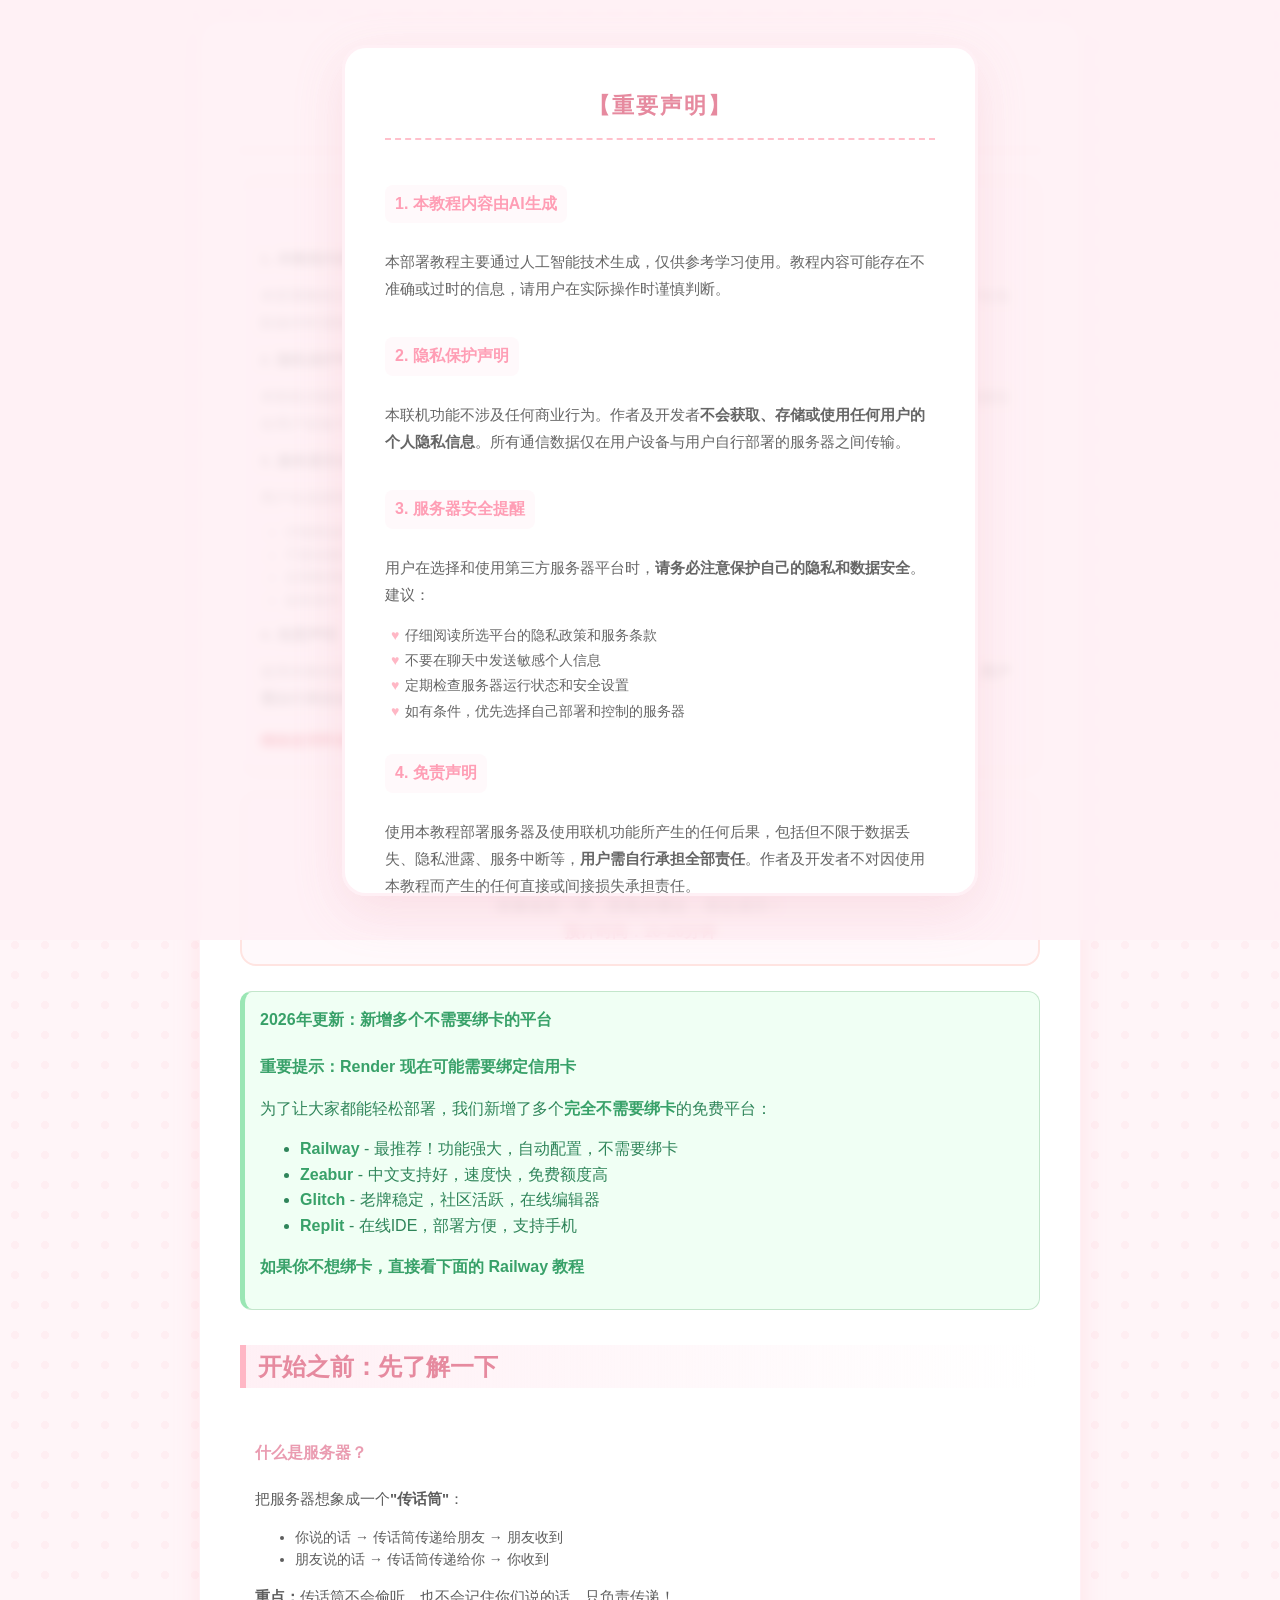
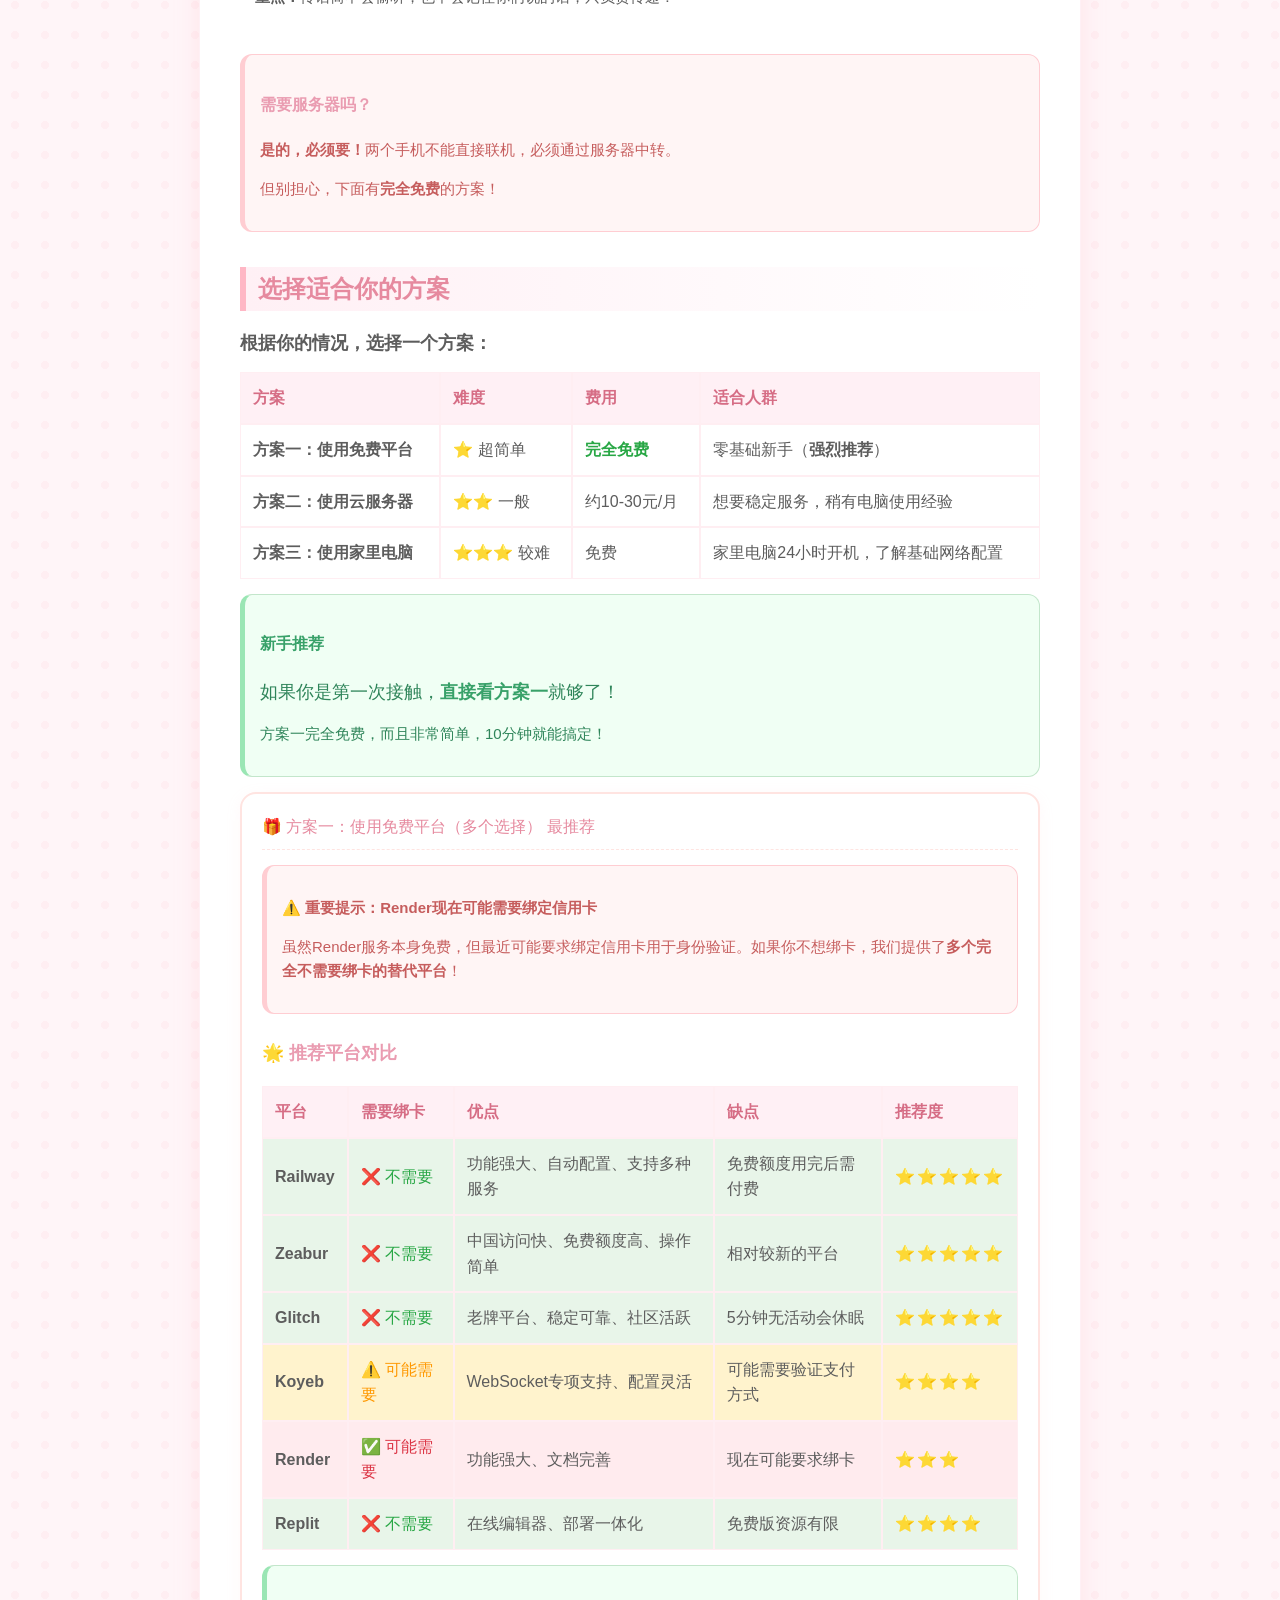
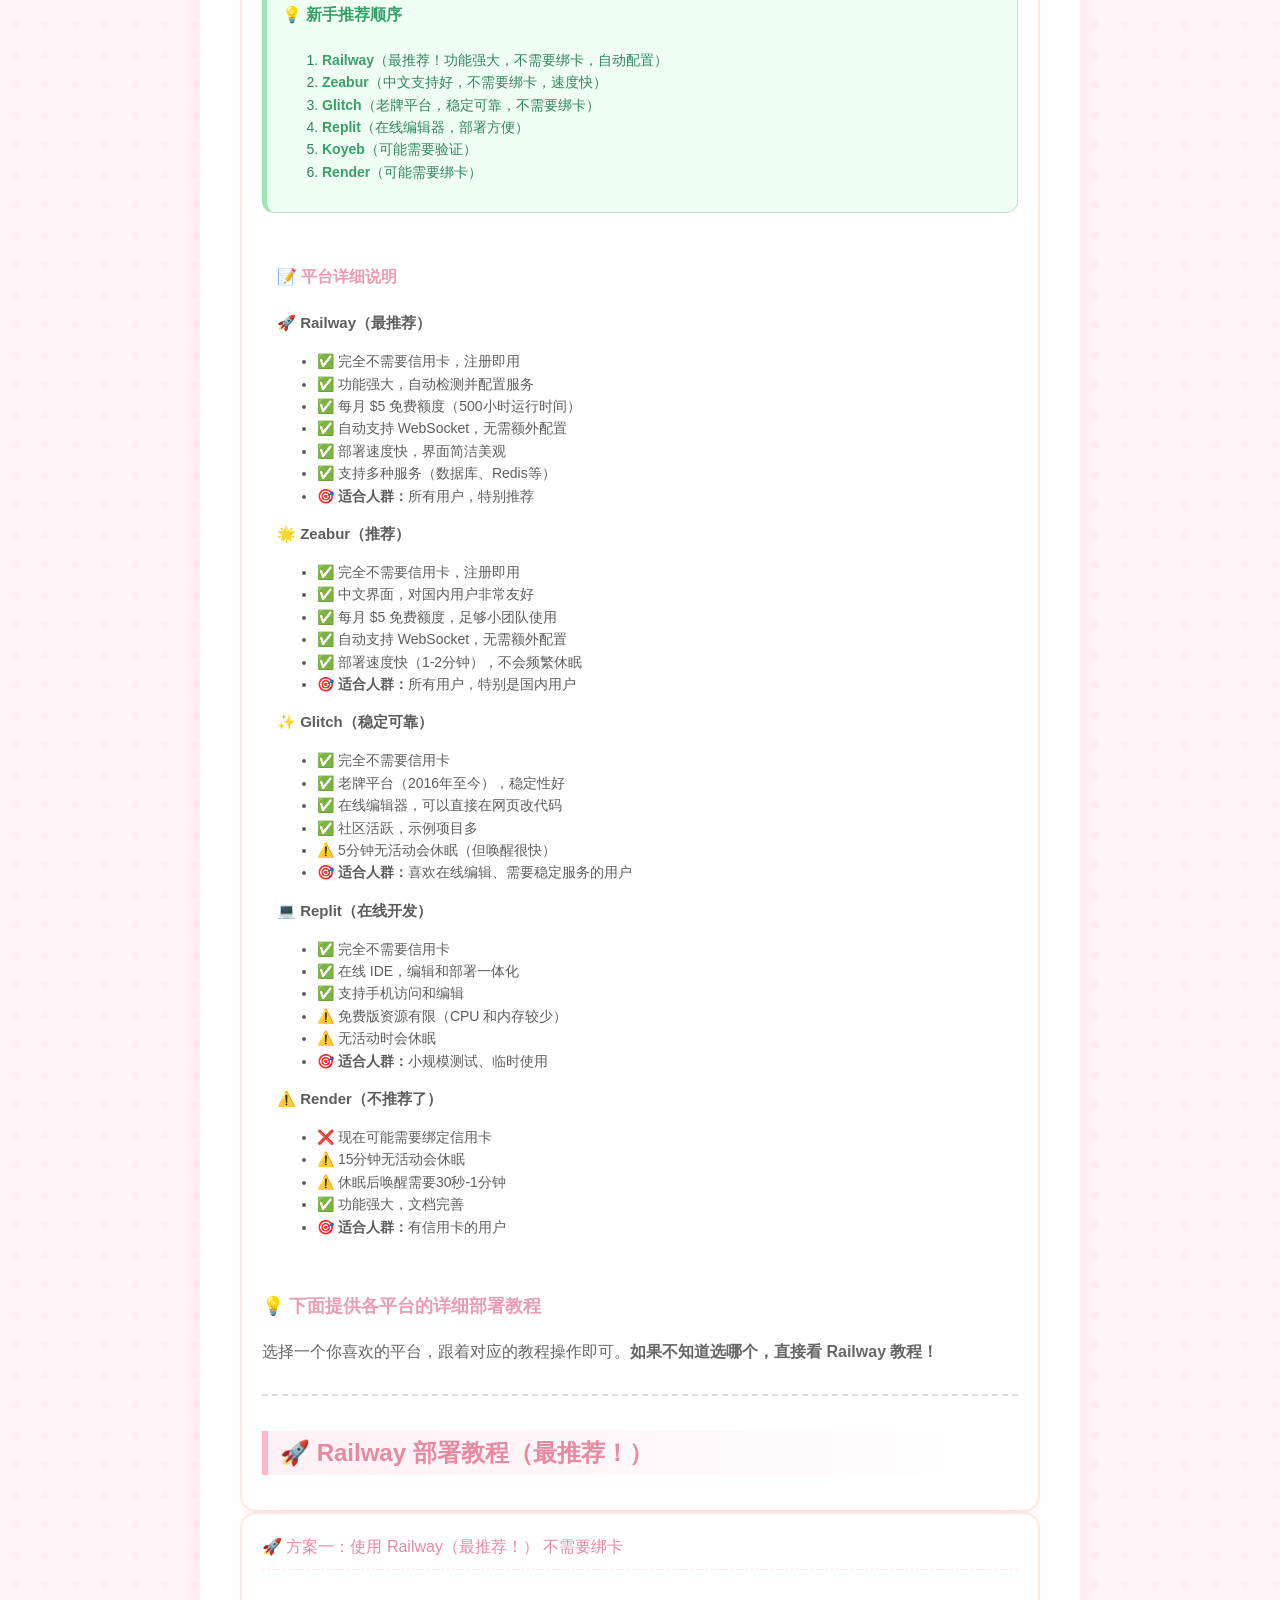
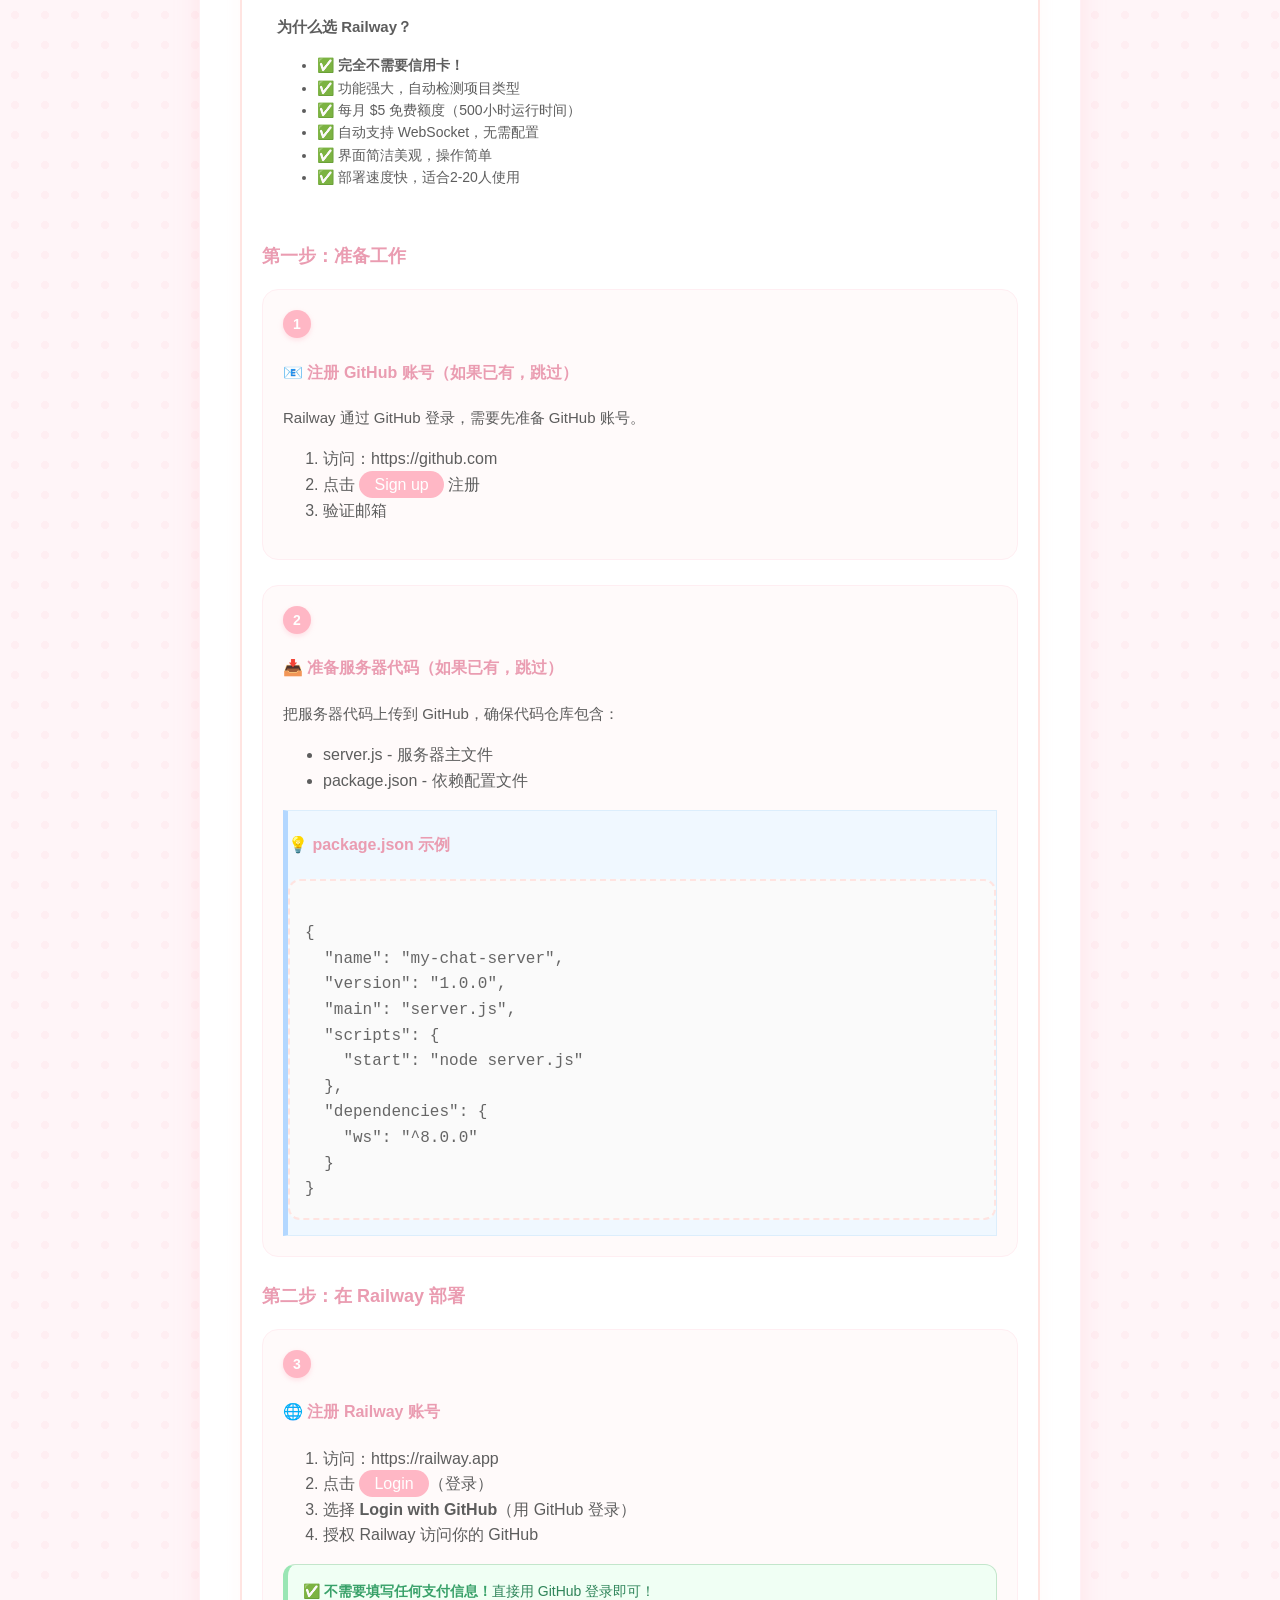
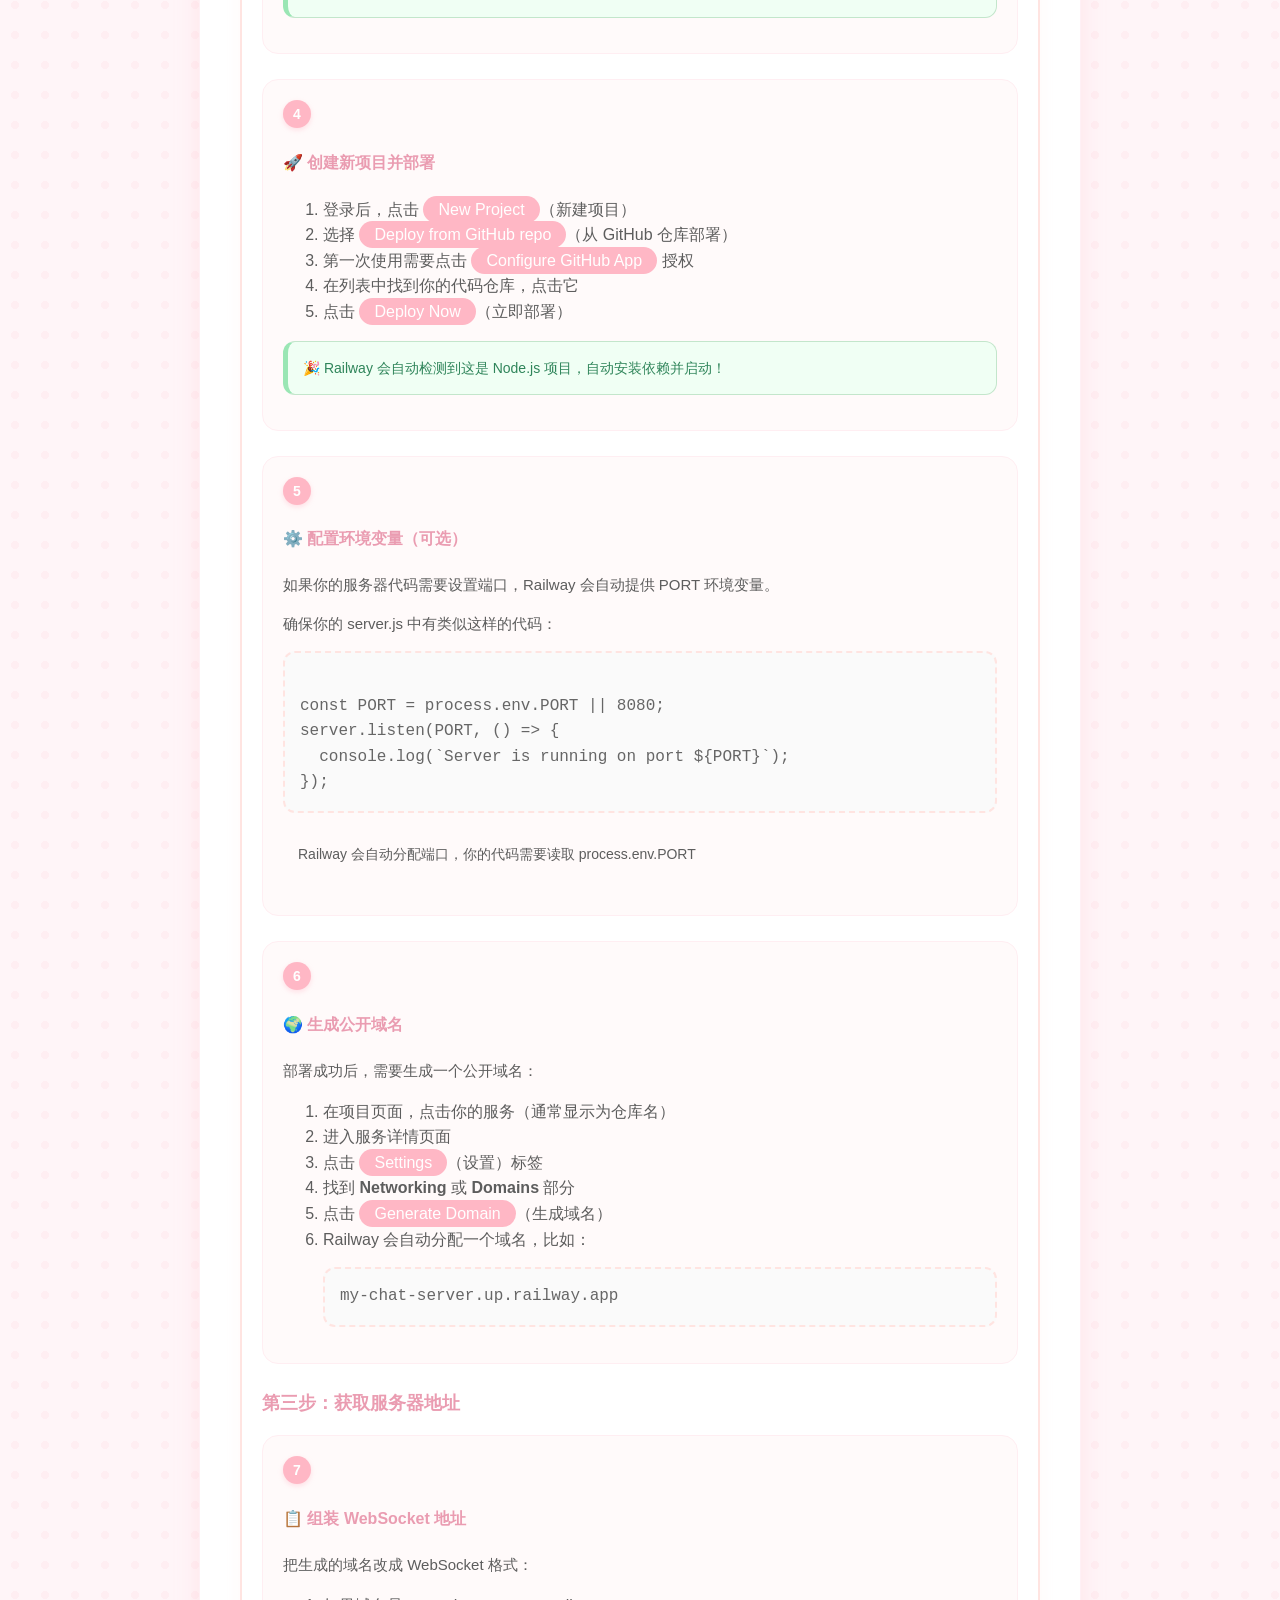
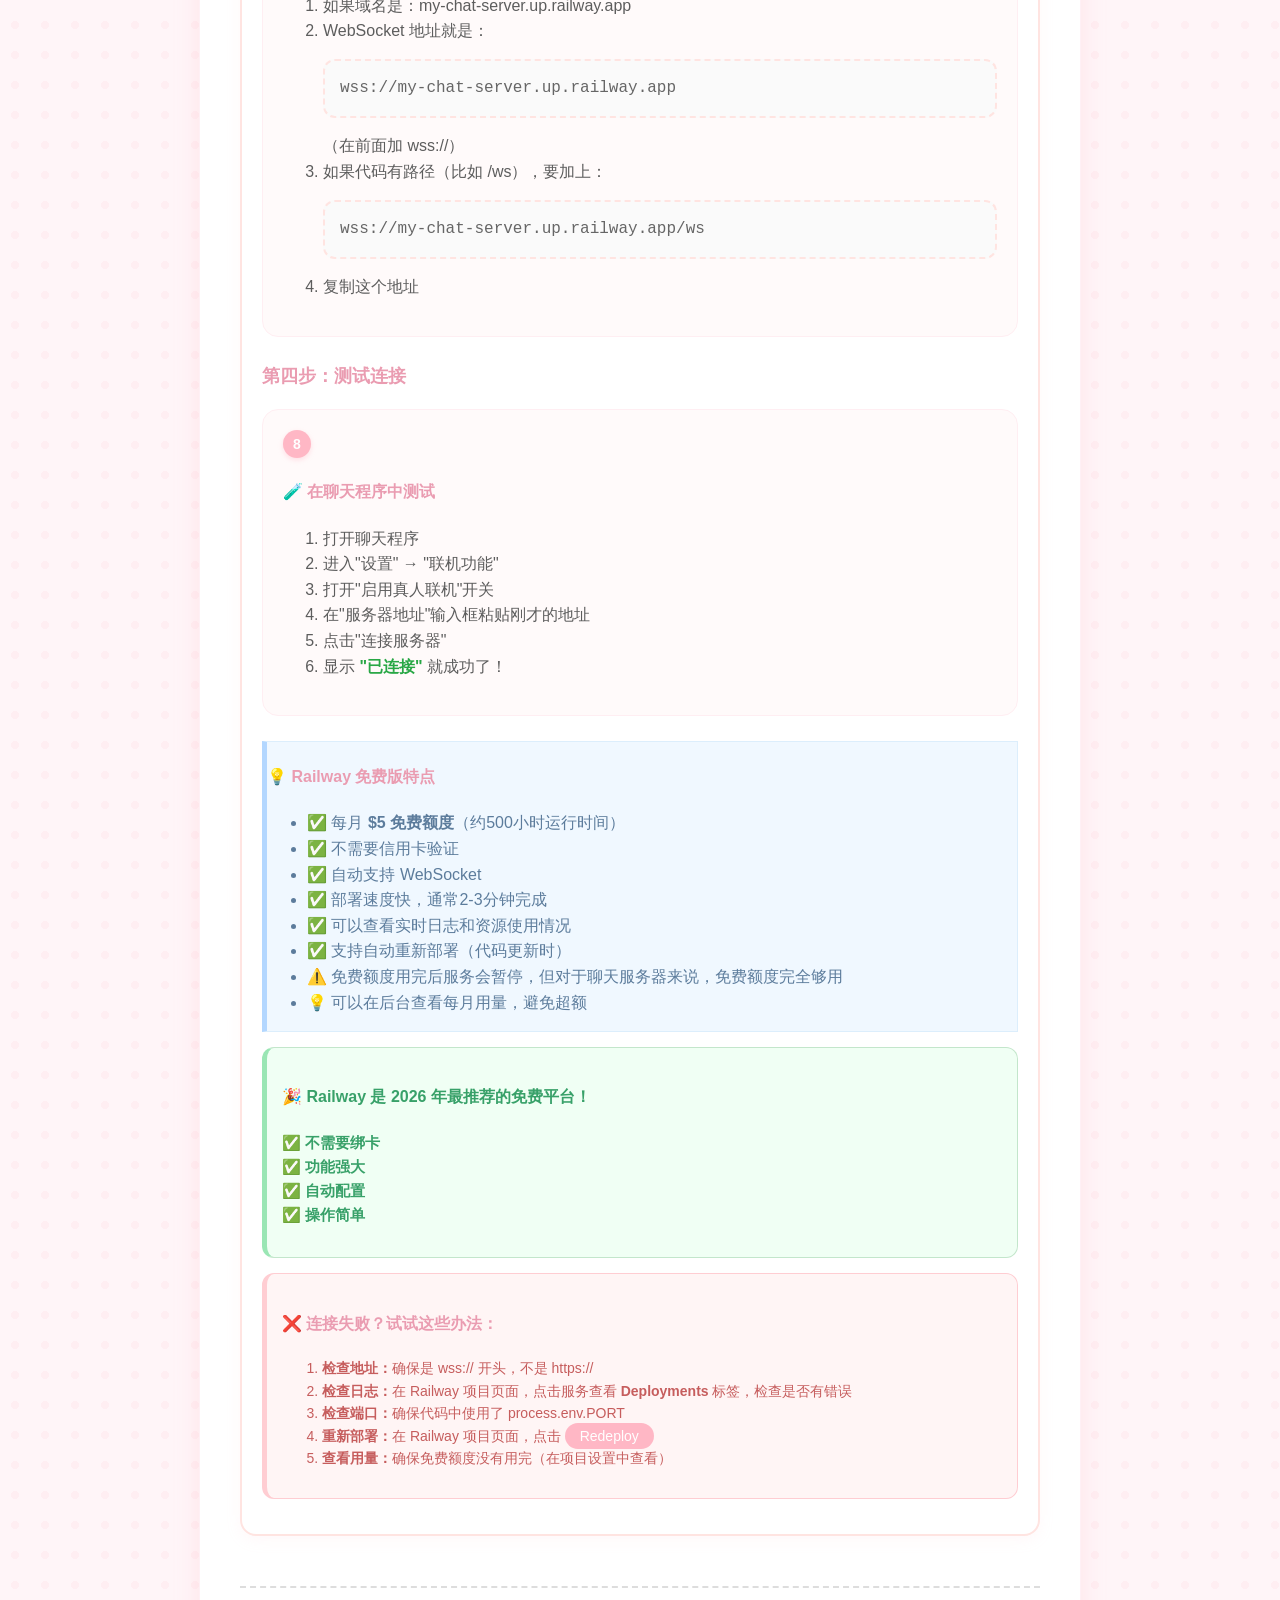
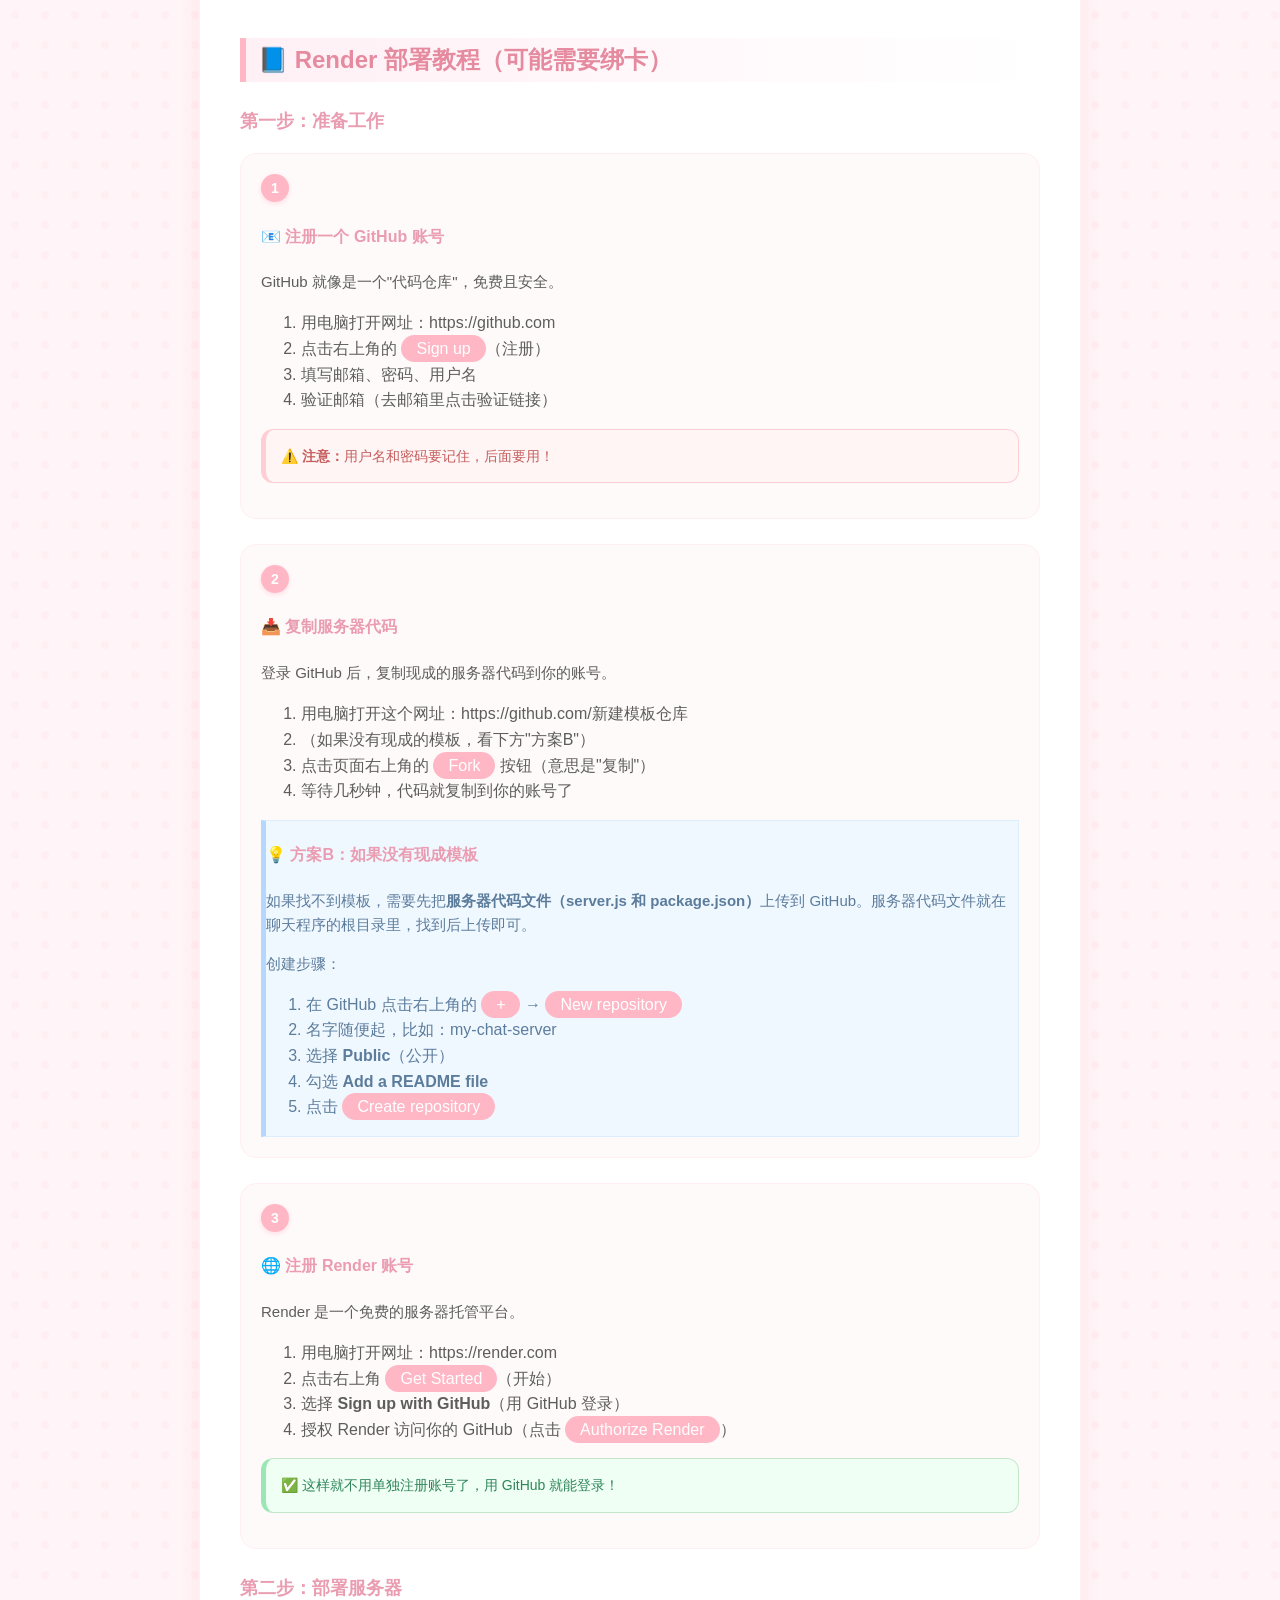
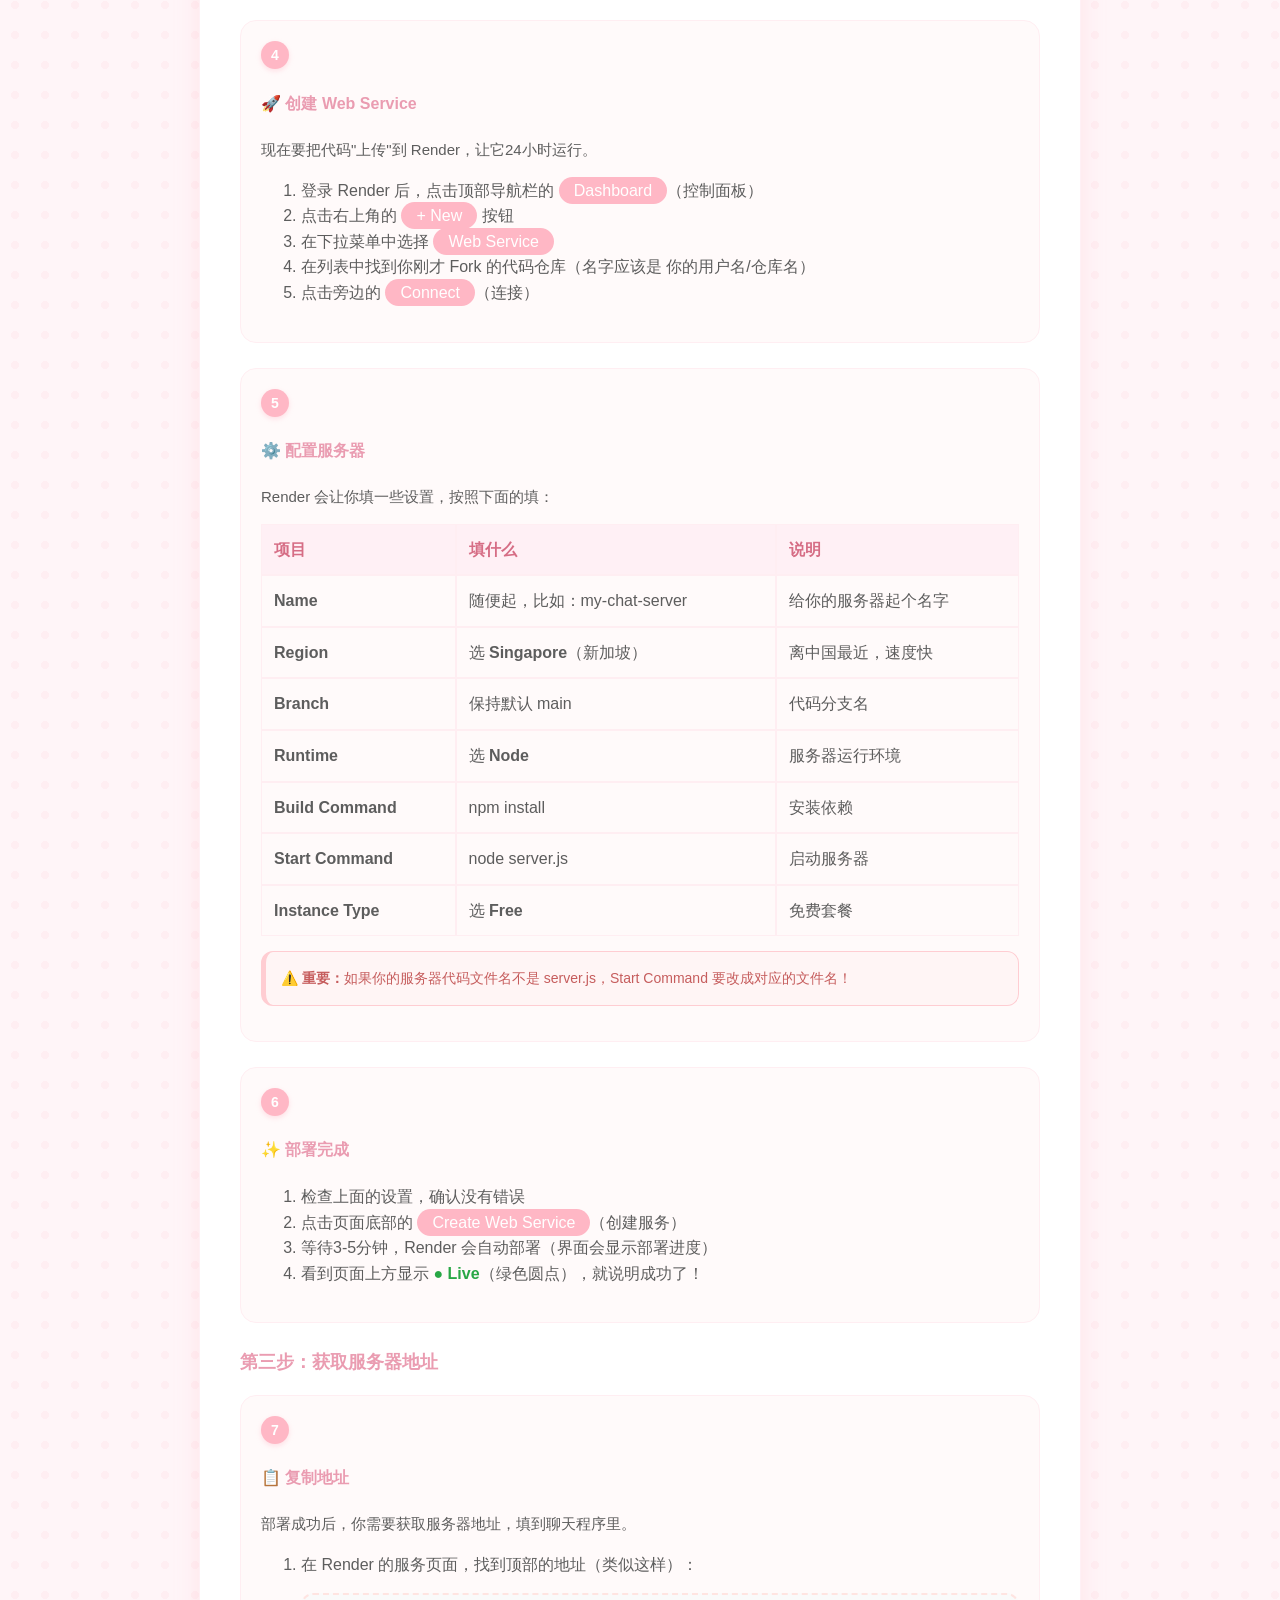
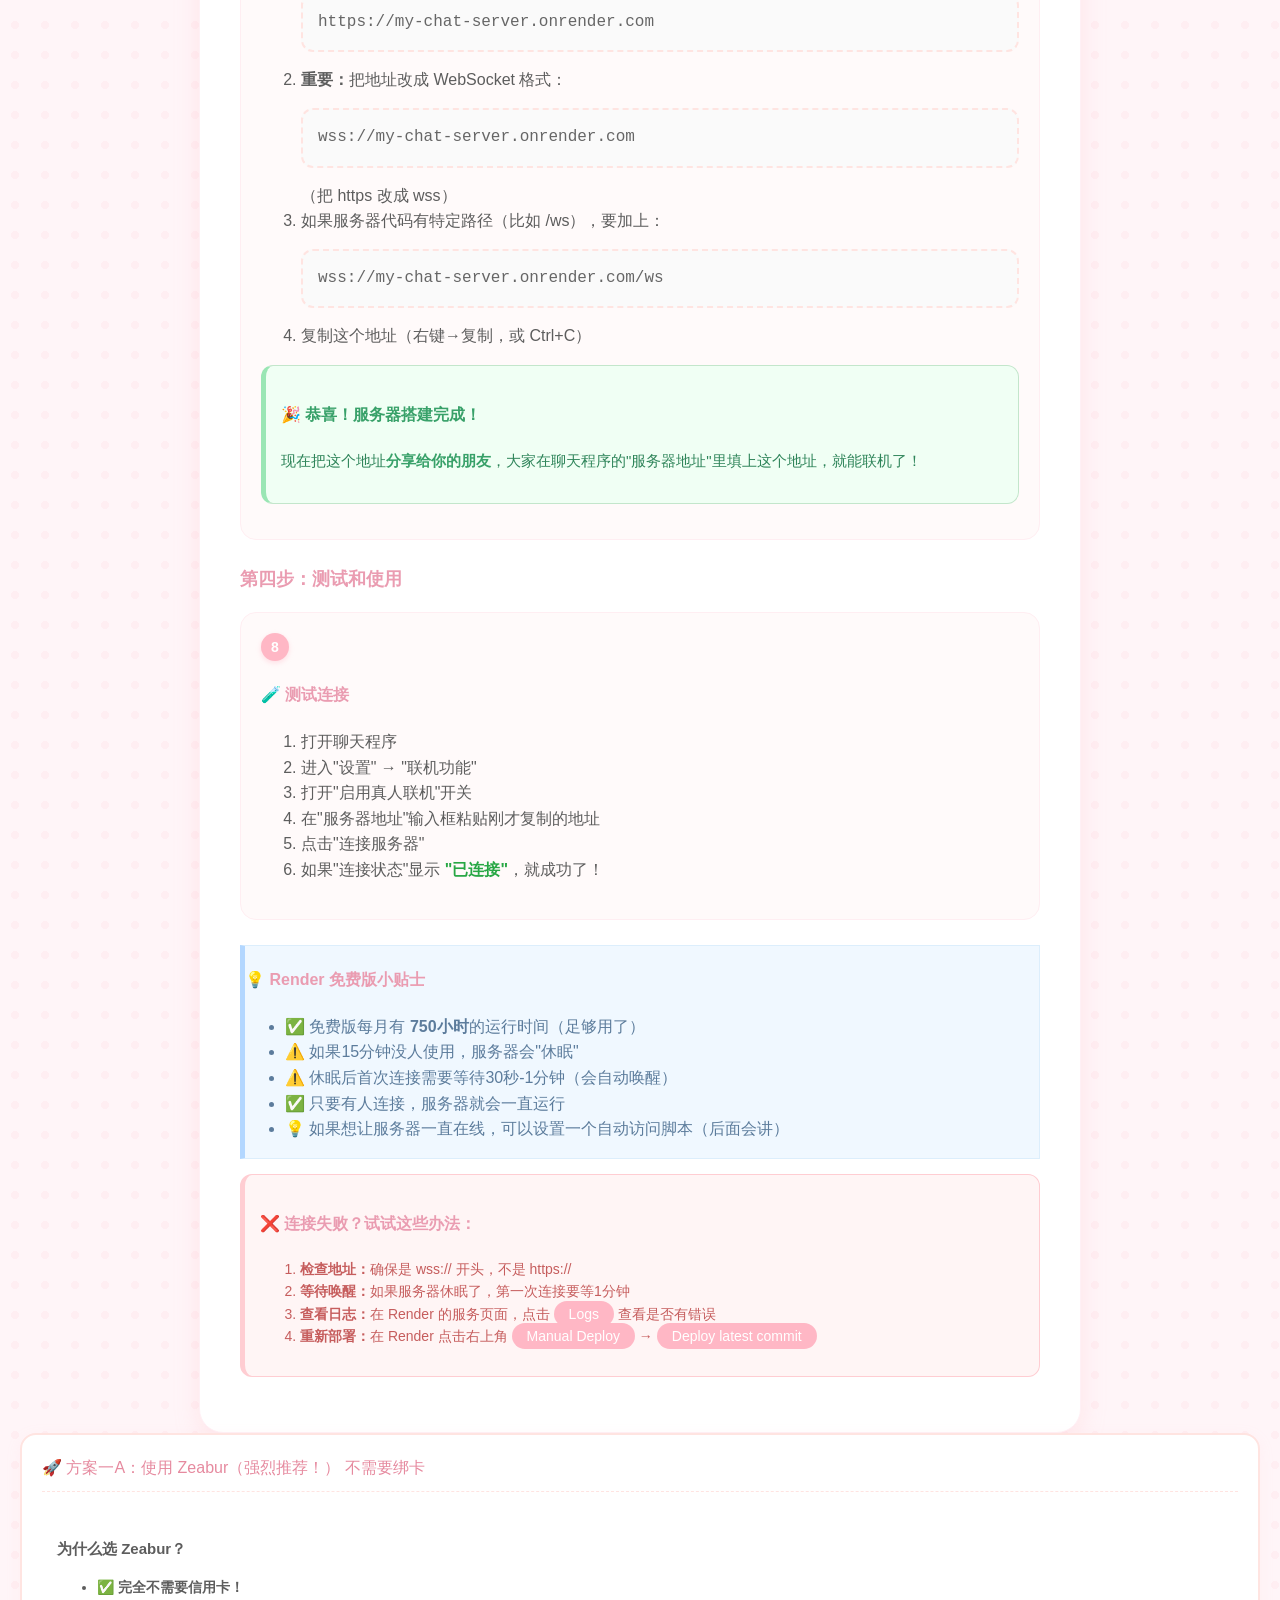
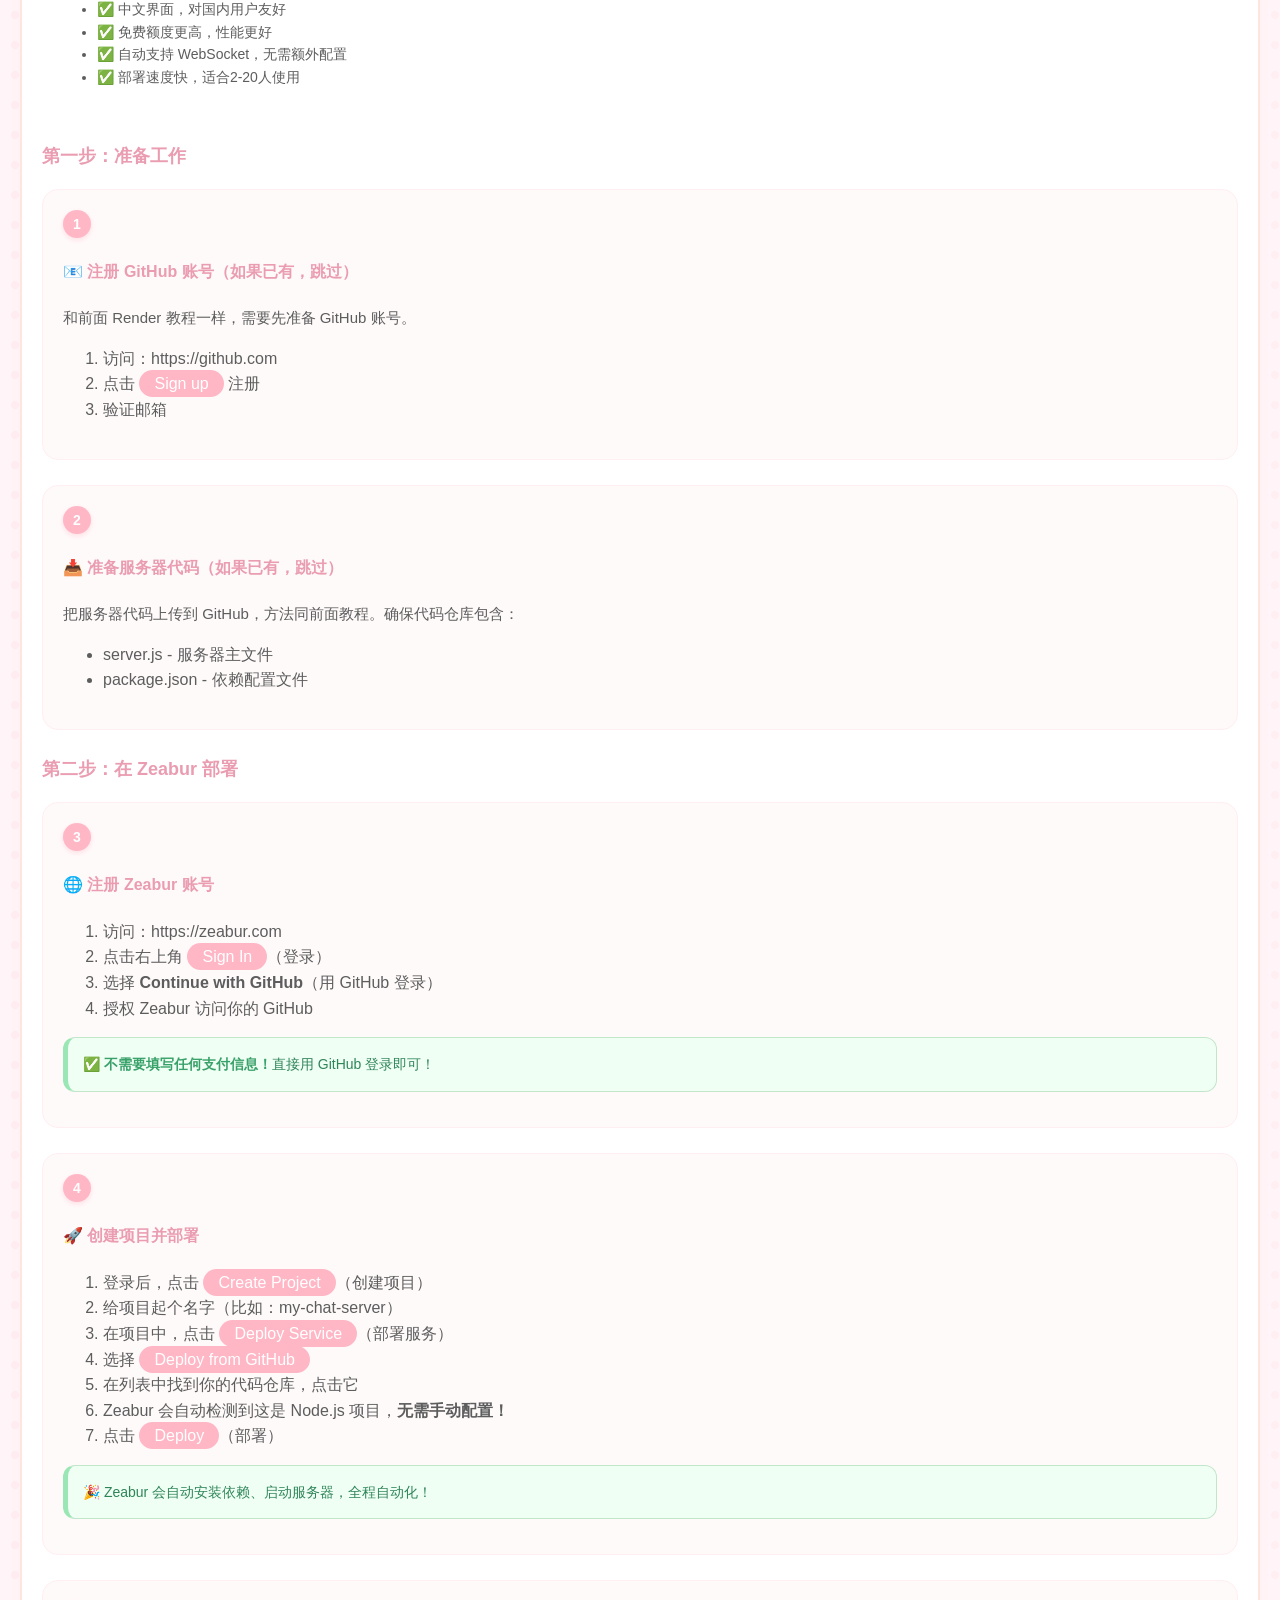
<file: online-help-deploy.html>
<!DOCTYPE html>
<html lang="zh-CN">
<head>
    <meta charset="UTF-8">
    <meta name="viewport" content="width=device-width, initial-scale=1.0">
    <title>联机服务器部署教程</title>
    <style>
        /* 
           简约可爱粉色系主题 - 2026美化版 
           配色：淡粉 (#fff0f5), 柔粉 (#ffe4e1), 蜜桃粉 (#ffb7c5), 纯白 (#ffffff)
        */
        
        body {
            font-family: 'Segoe UI', 'Microsoft YaHei', sans-serif;
            line-height: 1.6;
            color: #5d5d5d !important; /* 柔和的深灰 */
            margin: 0;
            padding: 10px;
            background-color: #fff5f8 !important; /* 极淡的粉色背景 */
            background-image: radial-gradient(#ffeef2 20%, transparent 20%); /* 可爱波点背景 */
            background-size: 20px 20px;
        }

        @media (min-width: 768px) {
            body {
                padding: 20px;
            }
        }

        .container {
            max-width: 800px;
            margin: 0 auto;
            background: #ffffff;
            padding: 20px;
            border-radius: 20px !important; /* 大圆角 */
            box-shadow: 0 8px 25px rgba(255, 182, 193, 0.25) !important; /* 柔和的粉色投影 */
            border: 1px solid #fff0f5;
        }

        @media (min-width: 768px) {
            .container {
                padding: 40px;
                border-radius: 24px !important;
            }
        }

        h1 {
            color: #e68a9f !important; /* 稍深的粉色标题 */
            text-align: center;
            border-bottom: 3px dashed #ffc0cb !important; /* 虚线边框更可爱 */
            padding-bottom: 15px !important;
            margin-bottom: 25px !important;
            font-size: 24px;
            letter-spacing: 1px;
        }

        h2 {
            color: #e68a9f !important;
            margin-top: 35px !important;
            margin-bottom: 15px !important;
            border-left: 6px solid #ffb7c5 !important; /* 柔粉色竖条 */
            padding-left: 12px !important;
            font-size: 20px;
            background: linear-gradient(to right, #fff0f5, transparent);
            border-radius: 0 10px 10px 0;
            line-height: 1.8;
        }

        h3 {
            color: #ea9cb1 !important;
            margin-top: 25px !important;
            font-size: 18px;
            background: none !important;
        }
        
        h4 {
            color: #ea9cb1 !important;
            font-size: 16px;
        }

        p {
            margin-bottom: 15px;
            font-size: 15px;
        }
        
        a {
            color: #e68a9f !important;
            text-decoration: none;
            border-bottom: 1px dashed #e68a9f;
            transition: all 0.3s;
        }
        
        a:hover {
            color: #d66d85 !important;
            background-color: #fff0f5;
            border-radius: 4px;
        }

        .intro-box {
            background-color: #fff9fb !important;
            background: #fff9fb !important; /* 覆盖渐变 */
            border: 2px solid #ffe4e1 !important;
            color: #7d7d7d !important;
            padding: 20px !important;
            border-radius: 16px !important;
            margin-bottom: 25px !important;
            text-align: center;
        }
        
        .intro-box strong {
            color: #e68a9f !important;
        }

        .step {
            margin-bottom: 25px !important;
            padding: 20px !important;
            background: #fffafa !important; /* 极淡的灰粉色 */
            border-radius: 16px !important;
            border: 1px solid #ffeef2 !important;
            transition: transform 0.2s;
        }
        
        .step:hover {
            transform: translateY(-2px);
            box-shadow: 0 5px 15px rgba(255, 182, 193, 0.15);
        }

        .step-number {
            display: inline-block;
            background: #ffb7c5 !important;
            color: white !important;
            width: 28px;
            height: 28px;
            line-height: 28px;
            text-align: center;
            border-radius: 50% !important;
            margin-right: 10px;
            font-weight: bold;
            font-size: 14px;
            box-shadow: 0 2px 5px rgba(255, 183, 197, 0.4);
        }

        code {
            background: #fff0f5 !important;
            padding: 4px 8px;
            border-radius: 6px;
            font-family: Consolas, monospace;
            color: #d66d85 !important;
            font-size: 0.9em;
        }

        .code-block, .example {
            background: #fafafa !important;
            padding: 15px !important;
            border-radius: 12px !important;
            border: 2px dashed #ffe4e1 !important; /* 虚线边框 */
            overflow-x: auto;
            font-family: Consolas, monospace;
            margin: 15px 0 !important;
            color: #666 !important;
            white-space: pre-wrap;
        }
        
        .example-title {
            color: #e68a9f !important;
            font-weight: bold;
            margin-bottom: 8px;
        }
        
        /* 警告/提示框美化 */
        .warning, .tips, .note, .success, .danger {
            padding: 15px !important;
            border-radius: 12px !important;
            margin: 15px 0 !important;
            font-size: 14px;
        }

        .warning {
            background: #fff5f5 !important;
            border: 1px solid #ffcdd2 !important;
            border-left: 5px solid #ffcdd2 !important;
            color: #c65d5d !important;
        }
        
        .danger {
            background: #fff9fa !important;
            border: 2px dashed #ffb7c5 !important;
            border-left: none !important; /* 去掉硬朗的左边框 */
            color: #7d7d7d !important;
            padding: 20px !important;
            border-radius: 16px !important;
        }
        
        .danger h3, .danger h4 {
            color: #e68a9f !important;
            text-align: center;
        }

        .tips, .tips-box {
            background: #f0f8ff !important;
            border: 1px solid #dceefc !important;
            border-left: 5px solid #b3d7ff !important;
            color: #5c7c9c !important;
        }
        
        .tips-railway {
            background: #fdf5ff !important;
            border: 1px solid #ead1ff !important;
            border-left: 5px solid #dcb5ff !important;
            color: #8a6ba1 !important;
        }
        
        .success {
            background: #f0fff4 !important;
            border: 1px solid #c3e6cb !important;
            border-left: 5px solid #9ae6b4 !important;
            color: #2f855a !important;
        }
        
        .success h4, .success strong {
            color: #38a169 !important;
        }

        /* 表格美化 */
        .comparison-table-wrapper {
            overflow-x: auto;
            border-radius: 12px;
            border: 1px solid #ffeef2;
        }

        .comparison-table {
            width: 100%;
            border-collapse: separate;
            border-spacing: 0;
            margin: 10px 0;
            min-width: 600px;
        }

        .comparison-table th, .comparison-table td {
            padding: 12px !important;
            text-align: left;
            border: 1px solid #ffeef2 !important;
            border-bottom: 1px solid #ffeef2 !important;
        }

        .comparison-table th {
            background-color: #fff0f5 !important;
            color: #d66d85 !important;
            font-weight: 600;
        }
        
        /* 推荐星级颜色 */
        .comparison-table td:nth-child(5) {
            color: #ffb7c5 !important; 
            letter-spacing: 2px;
        }
        
        .method-card {
            background: white !important;
            border: 2px solid #ffe4e1 !important;
            border-radius: 16px !important;
            padding: 20px !important;
            box-shadow: 0 4px 15px rgba(255, 182, 193, 0.1) !important;
        }
        
        .method-title {
            color: #e68a9f !important;
            border-bottom: 1px dashed #ffe4e1;
            padding-bottom: 10px;
        }
        
        .button-example {
            background: #ffb7c5 !important;
            color: white !important;
            border-radius: 20px !important; /* 胶囊按钮 */
            padding: 5px 15px !important;
        }

        /* QA 问答框美化 */
        .qa {
            margin: 15px 0 !important;
            padding: 15px !important;
            background: #fffafa !important;
            border-radius: 12px !important;
            border: 1px solid #fff0f5 !important;
            word-wrap: break-word;
        }
        
        .qa strong {
            color: #e68a9f !important;
        }

        @media (min-width: 768px) {
            .qa {
                margin: 20px 0 !important;
                padding: 20px !important;
            }
            
            h1 { font-size: 32px !important; }
            h2 { font-size: 24px !important; }
            body { background-size: 30px 30px !important; }
        }

        /* ====================
           免责声明弹窗美化 (可爱简约风)
           ==================== */
        .disclaimer-modal {
            position: fixed;
            top: 0;
            left: 0;
            width: 100%;
            height: 100%;
            background: rgba(255, 240, 245, 0.85) !important; /* 半透明粉白背景 */
            backdrop-filter: blur(5px);
            display: flex;
            align-items: center;
            justify-content: center;
            z-index: 10000;
            padding: 20px;
        }
        
        .disclaimer-modal.hidden {
            display: none !important;
        }
        
        .disclaimer-content {
            background: white !important;
            max-width: 550px;
            width: 100%;
            max-height: 85vh;
            overflow-y: auto;
            border-radius: 24px !important; /* 超大圆角 */
            padding: 25px !important;
            box-shadow: 0 15px 50px rgba(230, 138, 159, 0.2) !important;
            border: 3px solid #fff0f5 !important;
        }
        
        @media (min-width: 768px) {
            .disclaimer-content {
                padding: 40px !important;
            }
        }
        
        .disclaimer-title {
            color: #e68a9f !important;
            font-size: 22px;
            font-weight: bold;
            text-align: center;
            margin-bottom: 25px !important;
            border-bottom: 2px dashed #ffc0cb !important;
            padding-bottom: 15px !important;
            letter-spacing: 2px;
        }
        
        .disclaimer-text {
            line-height: 1.8;
            color: #666 !important;
            margin-bottom: 25px !important;
            font-size: 14px;
        }
        
        .disclaimer-text h4 {
            color: #ff9eb5 !important;
            margin: 20px 0 10px 0 !important;
            font-size: 16px;
            background: #fff9fb;
            display: inline-block;
            padding: 5px 10px;
            border-radius: 8px;
        }
        
        .disclaimer-text ul {
            margin: 10px 0 !important;
            padding-left: 20px !important;
            list-style-type: none !important;
        }
        
        .disclaimer-text ul li::before {
            content: "♥"; /* 用爱心代替圆点 */
            color: #ffb7c5;
            display: inline-block;
            width: 1em;
            margin-left: -1em;
        }
        
        /* 输入区域美化 */
        .disclaimer-input-section {
            margin-top: 30px !important;
            padding: 20px !important;
            background: #fff5f8 !important;
            border-radius: 16px !important;
            border: 2px dashed #ffb7c5 !important;
            text-align: center;
        }
        
        .disclaimer-input-label {
            display: block;
            margin-bottom: 15px !important;
            font-weight: bold;
            color: #8c5b65 !important;
            font-size: 14px;
        }
        
        .disclaimer-required-text {
            display: inline-block !important;
            margin: 5px 0 15px 0 !important;
            padding: 10px 20px !important;
            background: #ffffff !important;
            border: 2px solid #ffdae0 !important;
            border-radius: 30px !important;
            color: #e68a9f !important;
            font-size: 16px;
            font-weight: bold;
            letter-spacing: 1px;
            box-shadow: 0 2px 10px rgba(255, 182, 193, 0.2) !important;
            text-align: center;
        }
        
        .disclaimer-input {
            width: 100%;
            padding: 12px !important;
            border: 2px solid #ffe4e1 !important;
            border-radius: 12px !important;
            font-size: 14px;
            box-sizing: border-box;
            text-align: center;
            transition: all 0.3s;
            color: #666;
            background: white !important;
        }
        
        .disclaimer-input:focus {
            outline: none;
            border-color: #ffb7c5 !important;
            box-shadow: 0 0 0 3px rgba(255, 183, 197, 0.2);
        }
        
        .disclaimer-button {
            width: 100%;
            padding: 14px !important;
            background: linear-gradient(to right, #ffb7c5, #ff9eb5) !important;
            color: white !important;
            border: none;
            border-radius: 50px !important;
            font-size: 16px;
            font-weight: bold;
            cursor: pointer;
            margin-top: 20px !important;
            transition: transform 0.2s, box-shadow 0.2s;
            box-shadow: 0 4px 15px rgba(255, 158, 181, 0.3) !important;
        }
        
        .disclaimer-button:hover {
            transform: translateY(-2px);
            box-shadow: 0 6px 20px rgba(255, 158, 181, 0.4) !important;
        }
        
        .disclaimer-error {
            color: #e68a9f !important;
            font-size: 13px;
            margin-top: 10px !important;
            display: none;
            background: #fff;
            padding: 5px 10px;
            border-radius: 20px;
        }
        
        /* 滚动条美化 */
        ::-webkit-scrollbar {
            width: 8px;
            height: 8px;
        }
        ::-webkit-scrollbar-track {
            background: #fff5f8; 
            border-radius: 4px;
        }
        ::-webkit-scrollbar-thumb {
            background: #ffcdd2; 
            border-radius: 4px;
        }
        ::-webkit-scrollbar-thumb:hover {
            background: #e68a9f; 
        }

        /* 移动端深度适配 */
        @media (max-width: 480px) {
            body { padding: 6px; background-size: 15px 15px !important; }
            .container { padding: 12px; border-radius: 14px !important; }
            h1 { font-size: 18px !important; padding-bottom: 10px !important; margin-bottom: 16px !important; }
            h2 { font-size: 16px !important; margin-top: 22px !important; padding-left: 10px !important; border-left-width: 4px !important; line-height: 1.6; }
            h3 { font-size: 14px !important; margin-top: 16px !important; }
            h4 { font-size: 13px !important; }
            p { font-size: 13px; margin-bottom: 10px; }
            .intro-box { padding: 12px !important; border-radius: 12px !important; }
            .step { padding: 12px !important; margin-bottom: 14px !important; border-radius: 12px !important; }
            .step-number { width: 24px; height: 24px; line-height: 24px; font-size: 12px; }
            code { font-size: 12px; padding: 2px 5px; }
            .code-block, .example { padding: 10px !important; font-size: 12px; border-radius: 10px !important; white-space: pre-wrap; word-break: break-all; }
            .warning, .tips, .note, .success, .danger, .tips-railway { padding: 10px !important; border-radius: 10px !important; font-size: 12px; }
            .comparison-table th, .comparison-table td { padding: 8px 6px !important; font-size: 11px; }
            .comparison-table { min-width: 500px; }
            .method-card { padding: 12px !important; border-radius: 12px !important; }
            .qa { padding: 10px !important; margin: 10px 0 !important; }
            .disclaimer-content { padding: 16px !important; border-radius: 16px !important; }
            .disclaimer-title { font-size: 18px; margin-bottom: 16px !important; }
            .disclaimer-text { font-size: 12px; }
            .disclaimer-input-section { padding: 14px !important; }
            img { max-width: 100%; height: auto; }
        }
        @media (min-width: 481px) and (max-width: 768px) {
            .container { padding: 24px; }
            h1 { font-size: 22px !important; }
            h2 { font-size: 18px !important; }
            .code-block, .example { font-size: 13px; }
            .comparison-table { min-width: 550px; }
        }
    </style>
</head>
<body>
    <!-- 免责声明弹窗 -->
    <div class="disclaimer-modal" id="disclaimerModal">
        <div class="disclaimer-content">
            <div class="disclaimer-title">【重要声明】</div>
            <div class="disclaimer-text">
                <h4>1. 本教程内容由AI生成</h4>
                <p>本部署教程主要通过人工智能技术生成，仅供参考学习使用。教程内容可能存在不准确或过时的信息，请用户在实际操作时谨慎判断。</p>
                
                <h4>2. 隐私保护声明</h4>
                <p>本联机功能不涉及任何商业行为。作者及开发者<strong>不会获取、存储或使用任何用户的个人隐私信息</strong>。所有通信数据仅在用户设备与用户自行部署的服务器之间传输。</p>
                
                <h4>3. 服务器安全提醒</h4>
                <p>用户在选择和使用第三方服务器平台时，<strong>请务必注意保护自己的隐私和数据安全</strong>。建议：</p>
                <ul>
                    <li>仔细阅读所选平台的隐私政策和服务条款</li>
                    <li>不要在聊天中发送敏感个人信息</li>
                    <li>定期检查服务器运行状态和安全设置</li>
                    <li>如有条件，优先选择自己部署和控制的服务器</li>
                </ul>
                
                <h4>4. 免责声明</h4>
                <p>使用本教程部署服务器及使用联机功能所产生的任何后果，包括但不限于数据丢失、隐私泄露、服务中断等，<strong>用户需自行承担全部责任</strong>。作者及开发者不对因使用本教程而产生的任何直接或间接损失承担责任。</p>
            </div>
            
            <div class="disclaimer-input-section">
                <label class="disclaimer-input-label">请输入以下文字以确认您已阅读并同意上述声明：</label>
                <div class="disclaimer-required-text">我已经知晓上述所有条例</div>
                <input 
                    type="text" 
                    class="disclaimer-input" 
                    id="disclaimerInput" 
                    placeholder="请在此输入上方文字"
                    autocomplete="off"
                >
                <div class="disclaimer-error" id="disclaimerError">输入内容不正确，请完整输入：我已经知晓上述所有条例</div>
            </div>
            
            <button class="disclaimer-button" id="disclaimerButton">确定并继续</button>
        </div>
    </div>
    <div class="container">
        <h1>联机服务器部署教程（超详细版）</h1>
        
        <div class="danger" style="margin: 20px 0; padding: 20px; border-left: 5px solid #dc3545; background: #fff5f5;">
            <h4 style="color: #dc3545; margin-top: 0; font-weight: bold;">【重要声明】</h4>
            <p style="margin: 10px 0; line-height: 1.8;"><strong>1. 本教程内容由AI生成</strong></p>
            <p style="margin: 10px 0; line-height: 1.8;">本部署教程主要通过人工智能技术生成，仅供参考学习使用。教程内容可能存在不准确或过时的信息，请用户在实际操作时谨慎判断。</p>
            
            <p style="margin: 10px 0; line-height: 1.8;"><strong>2. 隐私保护声明</strong></p>
            <p style="margin: 10px 0; line-height: 1.8;">本联机功能不涉及任何商业行为。作者及开发者<strong>不会获取、存储或使用任何用户的个人隐私信息</strong>。所有通信数据仅在用户设备与用户自行部署的服务器之间传输。</p>
            
            <p style="margin: 10px 0; line-height: 1.8;"><strong>3. 服务器安全提醒</strong></p>
            <p style="margin: 10px 0; line-height: 1.8;">用户在选择和使用第三方服务器平台时，<strong>请务必注意保护自己的隐私和数据安全</strong>。建议：</p>
            <ul style="margin: 10px 0; padding-left: 25px;">
                <li>仔细阅读所选平台的隐私政策和服务条款</li>
                <li>不要在聊天中发送敏感个人信息</li>
                <li>定期检查服务器运行状态和安全设置</li>
                <li>如有条件，优先选择自己部署和控制的服务器</li>
            </ul>
            
            <p style="margin: 10px 0; line-height: 1.8;"><strong>4. 免责声明</strong></p>
            <p style="margin: 10px 0; line-height: 1.8;">使用本教程部署服务器及使用联机功能所产生的任何后果，包括但不限于数据丢失、隐私泄露、服务中断等，<strong>用户需自行承担全部责任</strong>。作者及开发者不对因使用本教程而产生的任何直接或间接损失承担责任。</p>
            
            <p style="margin: 15px 0 0 0; line-height: 1.8; font-weight: bold; color: #dc3545;">继续使用即表示您已阅读并同意以上声明。</p>
        </div>
        
        <div class="intro-box">
            <strong style="font-size: 18px; color: white;">写给零基础的朋友</strong><br><br>
            这份教程会一步一步教你如何搭建联机服务器<br>
            就像做菜一样，跟着步骤走，保证成功！<br>
            <strong style="color: white;">预计时间：10-20分钟</strong>
        </div>

        <div class="success" style="margin: 20px 0; padding: 20px; border-left: 5px solid #28a745;">
            <h4 style="color: #28a745; margin-top: 0;">2026年更新：新增多个不需要绑卡的平台</h4>
            <p style="font-size: 16px; margin-bottom: 10px;"><strong>重要提示：Render 现在可能需要绑定信用卡</strong></p>
            <p style="font-size: 16px;">为了让大家都能轻松部署，我们新增了多个<strong>完全不需要绑卡</strong>的免费平台：</p>
            <ul style="font-size: 16px; margin: 15px 0;">
                <li><strong>Railway</strong> - 最推荐！功能强大，自动配置，不需要绑卡</li>
                <li><strong>Zeabur</strong> - 中文支持好，速度快，免费额度高</li>
                <li><strong>Glitch</strong> - 老牌稳定，社区活跃，在线编辑器</li>
                <li><strong>Replit</strong> - 在线IDE，部署方便，支持手机</li>
            </ul>
            <p style="font-size: 16px; margin-top: 15px;"><strong>如果你不想绑卡，直接看下面的 Railway 教程</strong></p>
        </div>

        <h2>开始之前：先了解一下</h2>
        
        <div class="note">
            <h4>什么是服务器？</h4>
            <p>把服务器想象成一个<strong>"传话筒"</strong>：</p>
            <ul>
                <li>你说的话 → 传话筒传递给朋友 → 朋友收到</li>
                <li>朋友说的话 → 传话筒传递给你 → 你收到</li>
            </ul>
            <p><strong>重点：</strong>传话筒不会偷听，也不会记住你们说的话，只负责传递！</p>
        </div>

        <div class="warning">
            <h4>需要服务器吗？</h4>
            <p><strong>是的，必须要！</strong>两个手机不能直接联机，必须通过服务器中转。</p>
            <p>但别担心，下面有<strong>完全免费</strong>的方案！</p>
        </div>

        <h2>选择适合你的方案</h2>
        
        <p style="font-size: 18px;"><strong>根据你的情况，选择一个方案：</strong></p>

        <table class="comparison-table">
            <tr>
                <th>方案</th>
                <th>难度</th>
                <th>费用</th>
                <th>适合人群</th>
            </tr>
            <tr>
                <td><strong>方案一：使用免费平台</strong></td>
                <td><span class="difficulty difficulty-easy">⭐ 超简单</span></td>
                <td><strong style="color: #28a745;">完全免费</strong></td>
                <td>零基础新手（<strong>强烈推荐</strong>）</td>
            </tr>
            <tr>
                <td><strong>方案二：使用云服务器</strong></td>
                <td><span class="difficulty difficulty-medium">⭐⭐ 一般</span></td>
                <td>约10-30元/月</td>
                <td>想要稳定服务，稍有电脑使用经验</td>
            </tr>
            <tr>
                <td><strong>方案三：使用家里电脑</strong></td>
                <td><span class="difficulty difficulty-hard">⭐⭐⭐ 较难</span></td>
                <td>免费</td>
                <td>家里电脑24小时开机，了解基础网络配置</td>
            </tr>
        </table>

        <div class="success">
            <h4>新手推荐</h4>
            <p style="font-size: 18px;">如果你是第一次接触，<strong>直接看方案一</strong>就够了！</p>
            <p>方案一完全免费，而且非常简单，10分钟就能搞定！</p>
        </div>

        <!-- 方案一 -->
        <div class="method-card">
            <div class="method-title">
                <span class="icon">🎁</span>
                <span>方案一：使用免费平台（多个选择）</span>
                <span class="difficulty difficulty-easy">最推荐</span>
            </div>
            
            <div class="warning">
                <p><strong>⚠️ 重要提示：Render现在可能需要绑定信用卡</strong></p>
                <p>虽然Render服务本身免费，但最近可能要求绑定信用卡用于身份验证。如果你不想绑卡，我们提供了<strong>多个完全不需要绑卡的替代平台</strong>！</p>
            </div>

            <h3>🌟 推荐平台对比</h3>
            
            <table class="comparison-table">
                <tr>
                    <th>平台</th>
                    <th>需要绑卡</th>
                    <th>优点</th>
                    <th>缺点</th>
                    <th>推荐度</th>
                </tr>
                <tr style="background: #e8f5e9;">
                    <td><strong>Railway</strong></td>
                    <td><span style="color: #28a745;">❌ 不需要</span></td>
                    <td>功能强大、自动配置、支持多种服务</td>
                    <td>免费额度用完后需付费</td>
                    <td>⭐⭐⭐⭐⭐</td>
                </tr>
                <tr style="background: #e8f5e9;">
                    <td><strong>Zeabur</strong></td>
                    <td><span style="color: #28a745;">❌ 不需要</span></td>
                    <td>中国访问快、免费额度高、操作简单</td>
                    <td>相对较新的平台</td>
                    <td>⭐⭐⭐⭐⭐</td>
                </tr>
                <tr style="background: #e8f5e9;">
                    <td><strong>Glitch</strong></td>
                    <td><span style="color: #28a745;">❌ 不需要</span></td>
                    <td>老牌平台、稳定可靠、社区活跃</td>
                    <td>5分钟无活动会休眠</td>
                    <td>⭐⭐⭐⭐⭐</td>
                </tr>
                <tr style="background: #fff3cd;">
                    <td><strong>Koyeb</strong></td>
                    <td><span style="color: #ff9800;">⚠️ 可能需要</span></td>
                    <td>WebSocket专项支持、配置灵活</td>
                    <td>可能需要验证支付方式</td>
                    <td>⭐⭐⭐⭐</td>
                </tr>
                <tr style="background: #ffebee;">
                    <td><strong>Render</strong></td>
                    <td><span style="color: #dc3545;">✅ 可能需要</span></td>
                    <td>功能强大、文档完善</td>
                    <td>现在可能要求绑卡</td>
                    <td>⭐⭐⭐</td>
                </tr>
                <tr style="background: #e8f5e9;">
                    <td><strong>Replit</strong></td>
                    <td><span style="color: #28a745;">❌ 不需要</span></td>
                    <td>在线编辑器、部署一体化</td>
                    <td>免费版资源有限</td>
                    <td>⭐⭐⭐⭐</td>
                </tr>
            </table>

            <div class="success">
                <h4>💡 新手推荐顺序</h4>
                <ol>
                    <li><strong>Railway</strong>（最推荐！功能强大，不需要绑卡，自动配置）</li>
                    <li><strong>Zeabur</strong>（中文支持好，不需要绑卡，速度快）</li>
                    <li><strong>Glitch</strong>（老牌平台，稳定可靠，不需要绑卡）</li>
                    <li><strong>Replit</strong>（在线编辑器，部署方便）</li>
                    <li><strong>Koyeb</strong>（可能需要验证）</li>
                    <li><strong>Render</strong>（可能需要绑卡）</li>
                </ol>
            </div>

            <div class="note">
                <h4>📝 平台详细说明</h4>
                <p><strong>🚀 Railway（最推荐）</strong></p>
                <ul>
                    <li>✅ 完全不需要信用卡，注册即用</li>
                    <li>✅ 功能强大，自动检测并配置服务</li>
                    <li>✅ 每月 $5 免费额度（500小时运行时间）</li>
                    <li>✅ 自动支持 WebSocket，无需额外配置</li>
                    <li>✅ 部署速度快，界面简洁美观</li>
                    <li>✅ 支持多种服务（数据库、Redis等）</li>
                    <li>🎯 <strong>适合人群：</strong>所有用户，特别推荐</li>
                </ul>

                <p><strong>🌟 Zeabur（推荐）</strong></p>
                <ul>
                    <li>✅ 完全不需要信用卡，注册即用</li>
                    <li>✅ 中文界面，对国内用户非常友好</li>
                    <li>✅ 每月 $5 免费额度，足够小团队使用</li>
                    <li>✅ 自动支持 WebSocket，无需额外配置</li>
                    <li>✅ 部署速度快（1-2分钟），不会频繁休眠</li>
                    <li>🎯 <strong>适合人群：</strong>所有用户，特别是国内用户</li>
                </ul>

                <p><strong>✨ Glitch（稳定可靠）</strong></p>
                <ul>
                    <li>✅ 完全不需要信用卡</li>
                    <li>✅ 老牌平台（2016年至今），稳定性好</li>
                    <li>✅ 在线编辑器，可以直接在网页改代码</li>
                    <li>✅ 社区活跃，示例项目多</li>
                    <li>⚠️ 5分钟无活动会休眠（但唤醒很快）</li>
                    <li>🎯 <strong>适合人群：</strong>喜欢在线编辑、需要稳定服务的用户</li>
                </ul>

                <p><strong>💻 Replit（在线开发）</strong></p>
                <ul>
                    <li>✅ 完全不需要信用卡</li>
                    <li>✅ 在线 IDE，编辑和部署一体化</li>
                    <li>✅ 支持手机访问和编辑</li>
                    <li>⚠️ 免费版资源有限（CPU 和内存较少）</li>
                    <li>⚠️ 无活动时会休眠</li>
                    <li>🎯 <strong>适合人群：</strong>小规模测试、临时使用</li>
                </ul>

                <p><strong>⚠️ Render（不推荐了）</strong></p>
                <ul>
                    <li>❌ 现在可能需要绑定信用卡</li>
                    <li>⚠️ 15分钟无活动会休眠</li>
                    <li>⚠️ 休眠后唤醒需要30秒-1分钟</li>
                    <li>✅ 功能强大，文档完善</li>
                    <li>🎯 <strong>适合人群：</strong>有信用卡的用户</li>
                </ul>
            </div>

            <h3>💡 下面提供各平台的详细部署教程</h3>
            <p style="font-size: 16px; color: #666;">选择一个你喜欢的平台，跟着对应的教程操作即可。<strong>如果不知道选哪个，直接看 Railway 教程！</strong></p>

            <hr style="margin: 30px 0; border: none; border-top: 2px dashed #ddd;">

            <h2 style="color: #007aff; margin-top: 40px;">🚀 Railway 部署教程（最推荐！）</h2>

        </div>

        <!-- Railway 平台教程 -->
        <div class="method-card">
            <div class="method-title">
                <span class="icon">🚀</span>
                <span>方案一：使用 Railway（最推荐！）</span>
                <span class="difficulty difficulty-easy">不需要绑卡</span>
            </div>
            
            <div class="note">
                <p><strong>为什么选 Railway？</strong></p>
                <ul>
                    <li>✅ <strong>完全不需要信用卡！</strong></li>
                    <li>✅ 功能强大，自动检测项目类型</li>
                    <li>✅ 每月 $5 免费额度（500小时运行时间）</li>
                    <li>✅ 自动支持 WebSocket，无需配置</li>
                    <li>✅ 界面简洁美观，操作简单</li>
                    <li>✅ 部署速度快，适合2-20人使用</li>
                </ul>
            </div>

            <h3>第一步：准备工作</h3>
            
            <div class="step">
                <div class="step-number">1</div>
                <div class="step-content">
                    <h4>📧 注册 GitHub 账号（如果已有，跳过）</h4>
                    <p>Railway 通过 GitHub 登录，需要先准备 GitHub 账号。</p>
                    <ol>
                        <li>访问：<span class="code-line">https://github.com</span></li>
                        <li>点击 <span class="button-example">Sign up</span> 注册</li>
                        <li>验证邮箱</li>
                    </ol>
                </div>
            </div>

            <div class="step">
                <div class="step-number">2</div>
                <div class="step-content">
                    <h4>📥 准备服务器代码（如果已有，跳过）</h4>
                    <p>把服务器代码上传到 GitHub，确保代码仓库包含：</p>
                    <ul>
                        <li><span class="code-line">server.js</span> - 服务器主文件</li>
                        <li><span class="code-line">package.json</span> - 依赖配置文件</li>
                    </ul>
                    <div class="tips-box">
                        <h4>💡 package.json 示例</h4>
                        <div class="example">
{
  "name": "my-chat-server",
  "version": "1.0.0",
  "main": "server.js",
  "scripts": {
    "start": "node server.js"
  },
  "dependencies": {
    "ws": "^8.0.0"
  }
}</div>
                    </div>
                </div>
            </div>

            <h3>第二步：在 Railway 部署</h3>

            <div class="step">
                <div class="step-number">3</div>
                <div class="step-content">
                    <h4>🌐 注册 Railway 账号</h4>
                    <ol>
                        <li>访问：<span class="code-line">https://railway.app</span></li>
                        <li>点击 <span class="button-example">Login</span>（登录）</li>
                        <li>选择 <strong>Login with GitHub</strong>（用 GitHub 登录）</li>
                        <li>授权 Railway 访问你的 GitHub</li>
                    </ol>
                    <div class="success">
                        ✅ <strong>不需要填写任何支付信息！</strong>直接用 GitHub 登录即可！
                    </div>
                </div>
            </div>

            <div class="step">
                <div class="step-number">4</div>
                <div class="step-content">
                    <h4>🚀 创建新项目并部署</h4>
                    <ol>
                        <li>登录后，点击 <span class="button-example">New Project</span>（新建项目）</li>
                        <li>选择 <span class="button-example">Deploy from GitHub repo</span>（从 GitHub 仓库部署）</li>
                        <li>第一次使用需要点击 <span class="button-example">Configure GitHub App</span> 授权</li>
                        <li>在列表中找到你的代码仓库，点击它</li>
                        <li>点击 <span class="button-example">Deploy Now</span>（立即部署）</li>
                    </ol>
                    <div class="success">
                        🎉 Railway 会自动检测到这是 Node.js 项目，自动安装依赖并启动！
                    </div>
                </div>
            </div>

            <div class="step">
                <div class="step-number">5</div>
                <div class="step-content">
                    <h4>⚙️ 配置环境变量（可选）</h4>
                    <p>如果你的服务器代码需要设置端口，Railway 会自动提供 <span class="code-line">PORT</span> 环境变量。</p>
                    <p>确保你的 <span class="code-line">server.js</span> 中有类似这样的代码：</p>
                    <div class="example">
const PORT = process.env.PORT || 8080;
server.listen(PORT, () => {
  console.log(`Server is running on port ${PORT}`);
});</div>
                    <div class="note">
                        Railway 会自动分配端口，你的代码需要读取 <span class="code-line">process.env.PORT</span>
                    </div>
                </div>
            </div>

            <div class="step">
                <div class="step-number">6</div>
                <div class="step-content">
                    <h4>🌍 生成公开域名</h4>
                    <p>部署成功后，需要生成一个公开域名：</p>
                    <ol>
                        <li>在项目页面，点击你的服务（通常显示为仓库名）</li>
                        <li>进入服务详情页面</li>
                        <li>点击 <span class="button-example">Settings</span>（设置）标签</li>
                        <li>找到 <strong>Networking</strong> 或 <strong>Domains</strong> 部分</li>
                        <li>点击 <span class="button-example">Generate Domain</span>（生成域名）</li>
                        <li>Railway 会自动分配一个域名，比如：<br>
                            <div class="example">my-chat-server.up.railway.app</div>
                        </li>
                    </ol>
                </div>
            </div>

            <h3>第三步：获取服务器地址</h3>

            <div class="step">
                <div class="step-number">7</div>
                <div class="step-content">
                    <h4>📋 组装 WebSocket 地址</h4>
                    <p>把生成的域名改成 WebSocket 格式：</p>
                    <ol>
                        <li>如果域名是：<span class="code-line">my-chat-server.up.railway.app</span></li>
                        <li>WebSocket 地址就是：<br>
                            <div class="example">wss://my-chat-server.up.railway.app</div>
                            （在前面加 <span class="code-line">wss://</span>）
                        </li>
                        <li>如果代码有路径（比如 <span class="code-line">/ws</span>），要加上：<br>
                            <div class="example">wss://my-chat-server.up.railway.app/ws</div>
                        </li>
                        <li>复制这个地址</li>
                    </ol>
                </div>
            </div>

            <h3>第四步：测试连接</h3>

            <div class="step">
                <div class="step-number">8</div>
                <div class="step-content">
                    <h4>🧪 在聊天程序中测试</h4>
                    <ol>
                        <li>打开聊天程序</li>
                        <li>进入"设置" → "联机功能"</li>
                        <li>打开"启用真人联机"开关</li>
                        <li>在"服务器地址"输入框粘贴刚才的地址</li>
                        <li>点击"连接服务器"</li>
                        <li>显示 <strong style="color: #28a745;">"已连接"</strong> 就成功了！</li>
                    </ol>
                </div>
            </div>

            <div class="tips-box">
                <h4>💡 Railway 免费版特点</h4>
                <ul>
                    <li>✅ 每月 <strong>$5 免费额度</strong>（约500小时运行时间）</li>
                    <li>✅ 不需要信用卡验证</li>
                    <li>✅ 自动支持 WebSocket</li>
                    <li>✅ 部署速度快，通常2-3分钟完成</li>
                    <li>✅ 可以查看实时日志和资源使用情况</li>
                    <li>✅ 支持自动重新部署（代码更新时）</li>
                    <li>⚠️ 免费额度用完后服务会暂停，但对于聊天服务器来说，免费额度完全够用</li>
                    <li>💡 可以在后台查看每月用量，避免超额</li>
                </ul>
            </div>

            <div class="success">
                <h4>🎉 Railway 是 2026 年最推荐的免费平台！</h4>
                <p>✅ <strong>不需要绑卡</strong><br>
                ✅ <strong>功能强大</strong><br>
                ✅ <strong>自动配置</strong><br>
                ✅ <strong>操作简单</strong></p>
            </div>

            <div class="warning">
                <h4>❌ 连接失败？试试这些办法：</h4>
                <ol>
                    <li><strong>检查地址：</strong>确保是 <span class="code-line">wss://</span> 开头，不是 <span class="code-line">https://</span></li>
                    <li><strong>检查日志：</strong>在 Railway 项目页面，点击服务查看 <strong>Deployments</strong> 标签，检查是否有错误</li>
                    <li><strong>检查端口：</strong>确保代码中使用了 <span class="code-line">process.env.PORT</span></li>
                    <li><strong>重新部署：</strong>在 Railway 项目页面，点击 <span class="button-example">Redeploy</span></li>
                    <li><strong>查看用量：</strong>确保免费额度没有用完（在项目设置中查看）</li>
                </ol>
            </div>
        </div>

        <hr style="margin: 50px 0; border: none; border-top: 2px dashed #ddd;">

        <h2 style="color: #007aff; margin-top: 40px;">📘 Render 部署教程（可能需要绑卡）</h2>

            <h3>第一步：准备工作</h3>
            
            <div class="step">
                <div class="step-number">1</div>
                <div class="step-content">
                    <h4>📧 注册一个 GitHub 账号</h4>
                    <p>GitHub 就像是一个"代码仓库"，免费且安全。</p>
                    <ol>
                        <li>用电脑打开网址：<span class="code-line">https://github.com</span></li>
                        <li>点击右上角的 <span class="button-example">Sign up</span>（注册）</li>
                        <li>填写邮箱、密码、用户名</li>
                        <li>验证邮箱（去邮箱里点击验证链接）</li>
                    </ol>
                    <div class="warning">
                        <strong>⚠️ 注意：</strong>用户名和密码要记住，后面要用！
                    </div>
                </div>
            </div>

            <div class="step">
                <div class="step-number">2</div>
                <div class="step-content">
                    <h4>📥 复制服务器代码</h4>
                    <p>登录 GitHub 后，复制现成的服务器代码到你的账号。</p>
                    <ol>
                        <li>用电脑打开这个网址：<span class="code-line">https://github.com/新建模板仓库</span></li>
                        <li>（如果没有现成的模板，看下方"方案B"）</li>
                        <li>点击页面右上角的 <span class="button-example">Fork</span> 按钮（意思是"复制"）</li>
                        <li>等待几秒钟，代码就复制到你的账号了</li>
                    </ol>
                    
                    <div class="tips-box">
                        <h4>💡 方案B：如果没有现成模板</h4>
                        <p>如果找不到模板，需要先把<strong>服务器代码文件（server.js 和 package.json）</strong>上传到 GitHub。服务器代码文件就在聊天程序的根目录里，找到后上传即可。</p>
                        <p>创建步骤：</p>
                        <ol>
                            <li>在 GitHub 点击右上角的 <span class="button-example">+</span> → <span class="button-example">New repository</span></li>
                            <li>名字随便起，比如：<span class="code-line">my-chat-server</span></li>
                            <li>选择 <strong>Public</strong>（公开）</li>
                            <li>勾选 <strong>Add a README file</strong></li>
                            <li>点击 <span class="button-example">Create repository</span></li>
                        </ol>
                    </div>
                </div>
            </div>

            <div class="step">
                <div class="step-number">3</div>
                <div class="step-content">
                    <h4>🌐 注册 Render 账号</h4>
                    <p>Render 是一个免费的服务器托管平台。</p>
                    <ol>
                        <li>用电脑打开网址：<span class="code-line">https://render.com</span></li>
                        <li>点击右上角 <span class="button-example">Get Started</span>（开始）</li>
                        <li>选择 <strong>Sign up with GitHub</strong>（用 GitHub 登录）</li>
                        <li>授权 Render 访问你的 GitHub（点击 <span class="button-example">Authorize Render</span>）</li>
                    </ol>
                    <div class="success">
                        ✅ 这样就不用单独注册账号了，用 GitHub 就能登录！
                    </div>
                </div>
            </div>

            <h3>第二步：部署服务器</h3>

            <div class="step">
                <div class="step-number">4</div>
                <div class="step-content">
                    <h4>🚀 创建 Web Service</h4>
                    <p>现在要把代码"上传"到 Render，让它24小时运行。</p>
                    <ol>
                        <li>登录 Render 后，点击顶部导航栏的 <span class="button-example">Dashboard</span>（控制面板）</li>
                        <li>点击右上角的 <span class="button-example">+ New</span> 按钮</li>
                        <li>在下拉菜单中选择 <span class="button-example">Web Service</span></li>
                        <li>在列表中找到你刚才 Fork 的代码仓库（名字应该是 <span class="code-line">你的用户名/仓库名</span>）</li>
                        <li>点击旁边的 <span class="button-example">Connect</span>（连接）</li>
                    </ol>
                </div>
            </div>

            <div class="step">
                <div class="step-number">5</div>
                <div class="step-content">
                    <h4>⚙️ 配置服务器</h4>
                    <p>Render 会让你填一些设置，按照下面的填：</p>
                    
                    <table class="comparison-table">
                        <tr>
                            <th>项目</th>
                            <th>填什么</th>
                            <th>说明</th>
                        </tr>
                        <tr>
                            <td><strong>Name</strong></td>
                            <td>随便起，比如：<span class="code-line">my-chat-server</span></td>
                            <td>给你的服务器起个名字</td>
                        </tr>
                        <tr>
                            <td><strong>Region</strong></td>
                            <td>选 <strong>Singapore</strong>（新加坡）</td>
                            <td>离中国最近，速度快</td>
                        </tr>
                        <tr>
                            <td><strong>Branch</strong></td>
                            <td>保持默认 <span class="code-line">main</span></td>
                            <td>代码分支名</td>
                        </tr>
                        <tr>
                            <td><strong>Runtime</strong></td>
                            <td>选 <strong>Node</strong></td>
                            <td>服务器运行环境</td>
                        </tr>
                        <tr>
                            <td><strong>Build Command</strong></td>
                            <td><span class="code-line">npm install</span></td>
                            <td>安装依赖</td>
                        </tr>
                        <tr>
                            <td><strong>Start Command</strong></td>
                            <td><span class="code-line">node server.js</span></td>
                            <td>启动服务器</td>
                        </tr>
                        <tr>
                            <td><strong>Instance Type</strong></td>
                            <td>选 <strong>Free</strong></td>
                            <td>免费套餐</td>
                        </tr>
                    </table>
                    
                    <div class="warning">
                        <strong>⚠️ 重要：</strong>如果你的服务器代码文件名不是 <span class="code-line">server.js</span>，Start Command 要改成对应的文件名！
                    </div>
                </div>
            </div>

            <div class="step">
                <div class="step-number">6</div>
                <div class="step-content">
                    <h4>✨ 部署完成</h4>
                    <ol>
                        <li>检查上面的设置，确认没有错误</li>
                        <li>点击页面底部的 <span class="button-example">Create Web Service</span>（创建服务）</li>
                        <li>等待3-5分钟，Render 会自动部署（界面会显示部署进度）</li>
                        <li>看到页面上方显示 <strong style="color: #28a745;">● Live</strong>（绿色圆点），就说明成功了！</li>
                    </ol>
                </div>
            </div>

            <h3>第三步：获取服务器地址</h3>

            <div class="step">
                <div class="step-number">7</div>
                <div class="step-content">
                    <h4>📋 复制地址</h4>
                    <p>部署成功后，你需要获取服务器地址，填到聊天程序里。</p>
                    <ol>
                        <li>在 Render 的服务页面，找到顶部的地址（类似这样）：<br>
                            <div class="example">https://my-chat-server.onrender.com</div>
                        </li>
                        <li><strong>重要：</strong>把地址改成 WebSocket 格式：<br>
                            <div class="example">wss://my-chat-server.onrender.com</div>
                            （把 <span class="code-line">https</span> 改成 <span class="code-line">wss</span>）
                        </li>
                        <li>如果服务器代码有特定路径（比如 <span class="code-line">/ws</span>），要加上：<br>
                            <div class="example">wss://my-chat-server.onrender.com/ws</div>
                        </li>
                        <li>复制这个地址（右键→复制，或 Ctrl+C）</li>
                    </ol>
                    
                    <div class="success">
                        <h4>🎉 恭喜！服务器搭建完成！</h4>
                        <p>现在把这个地址<strong>分享给你的朋友</strong>，大家在聊天程序的"服务器地址"里填上这个地址，就能联机了！</p>
                    </div>
                </div>
            </div>

            <h3>第四步：测试和使用</h3>

            <div class="step">
                <div class="step-number">8</div>
                <div class="step-content">
                    <h4>🧪 测试连接</h4>
                    <ol>
                        <li>打开聊天程序</li>
                        <li>进入"设置" → "联机功能"</li>
                        <li>打开"启用真人联机"开关</li>
                        <li>在"服务器地址"输入框粘贴刚才复制的地址</li>
                        <li>点击"连接服务器"</li>
                        <li>如果"连接状态"显示 <strong style="color: #28a745;">"已连接"</strong>，就成功了！</li>
                    </ol>
                </div>
            </div>

            <div class="tips-box">
                <h4>💡 Render 免费版小贴士</h4>
                <ul>
                    <li>✅ 免费版每月有 <strong>750小时</strong>的运行时间（足够用了）</li>
                    <li>⚠️ 如果15分钟没人使用，服务器会"休眠"</li>
                    <li>⚠️ 休眠后首次连接需要等待30秒-1分钟（会自动唤醒）</li>
                    <li>✅ 只要有人连接，服务器就会一直运行</li>
                    <li>💡 如果想让服务器一直在线，可以设置一个自动访问脚本（后面会讲）</li>
                </ul>
            </div>

            <div class="warning">
                <h4>❌ 连接失败？试试这些办法：</h4>
                <ol>
                    <li><strong>检查地址：</strong>确保是 <span class="code-line">wss://</span> 开头，不是 <span class="code-line">https://</span></li>
                    <li><strong>等待唤醒：</strong>如果服务器休眠了，第一次连接要等1分钟</li>
                    <li><strong>查看日志：</strong>在 Render 的服务页面，点击 <span class="button-example">Logs</span> 查看是否有错误</li>
                    <li><strong>重新部署：</strong>在 Render 点击右上角 <span class="button-example">Manual Deploy</span> → <span class="button-example">Deploy latest commit</span></li>
                </ol>
            </div>
        </div>

        <!-- Zeabur 平台教程 -->
        <div class="method-card">
            <div class="method-title">
                <span class="icon">🚀</span>
                <span>方案一A：使用 Zeabur（强烈推荐！）</span>
                <span class="difficulty difficulty-easy">不需要绑卡</span>
            </div>
            
            <div class="note">
                <p><strong>为什么选 Zeabur？</strong></p>
                <ul>
                    <li>✅ <strong>完全不需要信用卡！</strong></li>
                    <li>✅ 中文界面，对国内用户友好</li>
                    <li>✅ 免费额度更高，性能更好</li>
                    <li>✅ 自动支持 WebSocket，无需额外配置</li>
                    <li>✅ 部署速度快，适合2-20人使用</li>
                </ul>
            </div>

            <h3>第一步：准备工作</h3>
            
            <div class="step">
                <div class="step-number">1</div>
                <div class="step-content">
                    <h4>📧 注册 GitHub 账号（如果已有，跳过）</h4>
                    <p>和前面 Render 教程一样，需要先准备 GitHub 账号。</p>
                    <ol>
                        <li>访问：<span class="code-line">https://github.com</span></li>
                        <li>点击 <span class="button-example">Sign up</span> 注册</li>
                        <li>验证邮箱</li>
                    </ol>
                </div>
            </div>

            <div class="step">
                <div class="step-number">2</div>
                <div class="step-content">
                    <h4>📥 准备服务器代码（如果已有，跳过）</h4>
                    <p>把服务器代码上传到 GitHub，方法同前面教程。确保代码仓库包含：</p>
                    <ul>
                        <li><span class="code-line">server.js</span> - 服务器主文件</li>
                        <li><span class="code-line">package.json</span> - 依赖配置文件</li>
                    </ul>
                </div>
            </div>

            <h3>第二步：在 Zeabur 部署</h3>

            <div class="step">
                <div class="step-number">3</div>
                <div class="step-content">
                    <h4>🌐 注册 Zeabur 账号</h4>
                    <ol>
                        <li>访问：<span class="code-line">https://zeabur.com</span></li>
                        <li>点击右上角 <span class="button-example">Sign In</span>（登录）</li>
                        <li>选择 <strong>Continue with GitHub</strong>（用 GitHub 登录）</li>
                        <li>授权 Zeabur 访问你的 GitHub</li>
                    </ol>
                    <div class="success">
                        ✅ <strong>不需要填写任何支付信息！</strong>直接用 GitHub 登录即可！
                    </div>
                </div>
            </div>

            <div class="step">
                <div class="step-number">4</div>
                <div class="step-content">
                    <h4>🚀 创建项目并部署</h4>
                    <ol>
                        <li>登录后，点击 <span class="button-example">Create Project</span>（创建项目）</li>
                        <li>给项目起个名字（比如：<span class="code-line">my-chat-server</span>）</li>
                        <li>在项目中，点击 <span class="button-example">Deploy Service</span>（部署服务）</li>
                        <li>选择 <span class="button-example">Deploy from GitHub</span></li>
                        <li>在列表中找到你的代码仓库，点击它</li>
                        <li>Zeabur 会自动检测到这是 Node.js 项目，<strong>无需手动配置！</strong></li>
                        <li>点击 <span class="button-example">Deploy</span>（部署）</li>
                    </ol>
                    <div class="success">
                        🎉 Zeabur 会自动安装依赖、启动服务器，全程自动化！
                    </div>
                </div>
            </div>

            <div class="step">
                <div class="step-number">5</div>
                <div class="step-content">
                    <h4>🌍 生成域名</h4>
                    <p>部署成功后，需要生成一个公开域名：</p>
                    <ol>
                        <li>在服务页面，找到 <strong>Network</strong>（网络）标签</li>
                        <li>点击 <span class="button-example">Generate Domain</span>（生成域名）</li>
                        <li>Zeabur 会自动分配一个域名，比如：<br>
                            <div class="example">my-chat-server.zeabur.app</div>
                        </li>
                    </ol>
                </div>
            </div>

            <h3>第三步：获取服务器地址</h3>

            <div class="step">
                <div class="step-number">6</div>
                <div class="step-content">
                    <h4>📋 组装 WebSocket 地址</h4>
                    <p>把生成的域名改成 WebSocket 格式：</p>
                    <ol>
                        <li>如果域名是：<span class="code-line">my-chat-server.zeabur.app</span></li>
                        <li>WebSocket 地址就是：<br>
                            <div class="example">wss://my-chat-server.zeabur.app</div>
                            （在前面加 <span class="code-line">wss://</span>）
                        </li>
                        <li>如果代码有路径（比如 <span class="code-line">/ws</span>），要加上：<br>
                            <div class="example">wss://my-chat-server.zeabur.app/ws</div>
                        </li>
                        <li>复制这个地址</li>
                    </ol>
                </div>
            </div>

            <h3>第四步：测试连接</h3>

            <div class="step">
                <div class="step-number">7</div>
                <div class="step-content">
                    <h4>🧪 在聊天程序中测试</h4>
                    <ol>
                        <li>打开聊天程序</li>
                        <li>进入"设置" → "联机功能"</li>
                        <li>打开"启用真人联机"开关</li>
                        <li>在"服务器地址"输入框粘贴刚才的地址</li>
                        <li>点击"连接服务器"</li>
                        <li>显示 <strong style="color: #28a745;">"已连接"</strong> 就成功了！</li>
                    </ol>
                </div>
            </div>

            <div class="tips-box">
                <h4>💡 Zeabur 免费版特点</h4>
                <ul>
                    <li>✅ 每月 <strong>$5 免费额度</strong>（足够小团队使用）</li>
                    <li>✅ 不会像 Render 那样频繁休眠</li>
                    <li>✅ 自动支持 WebSocket，无需额外配置</li>
                    <li>✅ 部署速度快，通常1-2分钟完成</li>
                    <li>✅ 可以在后台查看实时日志</li>
                    <li>⚠️ 超出免费额度后服务会暂停，但对于聊天服务器来说，免费额度完全够用</li>
                </ul>
            </div>

            <div class="success">
                <h4>🎉 Zeabur 是目前最推荐的免费平台！</h4>
                <p>✅ <strong>不需要绑卡</strong><br>
                ✅ <strong>中文支持好</strong><br>
                ✅ <strong>速度快稳定</strong><br>
                ✅ <strong>操作简单</strong></p>
            </div>
        </div>

        <!-- Glitch 平台教程 -->
        <div class="method-card">
            <div class="method-title">
                <span class="icon">✨</span>
                <span>方案一B：使用 Glitch（老牌稳定）</span>
                <span class="difficulty difficulty-easy">不需要绑卡</span>
            </div>
            
            <div class="note">
                <p><strong>为什么选 Glitch？</strong></p>
                <ul>
                    <li>✅ <strong>完全不需要信用卡！</strong></li>
                    <li>✅ 老牌平台，稳定可靠</li>
                    <li>✅ 在线编辑器，可以直接在网页上改代码</li>
                    <li>✅ 社区活跃，示例项目多</li>
                    <li>⚠️ 5分钟无活动会休眠（但唤醒很快）</li>
                </ul>
            </div>

            <h3>第一步：注册和创建项目</h3>
            
            <div class="step">
                <div class="step-number">1</div>
                <div class="step-content">
                    <h4>🌐 注册 Glitch 账号</h4>
                    <ol>
                        <li>访问：<span class="code-line">https://glitch.com</span></li>
                        <li>点击右上角 <span class="button-example">Sign in</span></li>
                        <li>选择 <strong>Sign in with GitHub</strong>（用 GitHub 登录）</li>
                        <li>授权 Glitch</li>
                    </ol>
                    <div class="success">
                        ✅ 不需要任何支付信息！
                    </div>
                </div>
            </div>

            <div class="step">
                <div class="step-number">2</div>
                <div class="step-content">
                    <h4>🎨 创建新项目</h4>
                    <ol>
                        <li>登录后，点击 <span class="button-example">New Project</span>（新建项目）</li>
                        <li>选择 <span class="button-example">Import from GitHub</span>（从 GitHub 导入）</li>
                        <li>输入你的 GitHub 仓库地址</li>
                        <li>Glitch 会自动导入代码</li>
                    </ol>
                    
                    <div class="tips-box">
                        <h4>💡 或者手动创建</h4>
                        <p>如果不想从 GitHub 导入，可以：</p>
                        <ol>
                            <li>选择 <span class="button-example">glitch-hello-node</span> 模板</li>
                            <li>删除模板文件</li>
                            <li>把你的 <span class="code-line">server.js</span> 和 <span class="code-line">package.json</span> 复制粘贴进去</li>
                        </ol>
                    </div>
                </div>
            </div>

            <h3>第二步：配置和运行</h3>

            <div class="step">
                <div class="step-number">3</div>
                <div class="step-content">
                    <h4>⚙️ 检查配置</h4>
                    <p>Glitch 会自动从 <span class="code-line">package.json</span> 读取启动命令。确保你的 <span class="code-line">package.json</span> 包含：</p>
                    <div class="example">
{
  "name": "my-chat-server",
  "version": "1.0.0",
  "scripts": {
    "start": "node server.js"
  },
  "dependencies": {
    "ws": "^8.0.0"
  }
}</div>
                    <div class="success">
                        Glitch 看到 <span class="code-line">start</span> 脚本后会自动运行！
                    </div>
                </div>
            </div>

            <div class="step">
                <div class="step-number">4</div>
                <div class="step-content">
                    <h4>🚀 启动服务器</h4>
                    <ol>
                        <li>代码上传完成后，Glitch 会自动安装依赖</li>
                        <li>在界面底部的日志窗口，你会看到安装进度</li>
                        <li>看到 <span class="code-line">Server is running</span> 类似的提示，就说明成功了</li>
                    </ol>
                </div>
            </div>

            <h3>第三步：获取服务器地址</h3>

            <div class="step">
                <div class="step-number">5</div>
                <div class="step-content">
                    <h4>📋 获取域名</h4>
                    <ol>
                        <li>在 Glitch 项目页面，点击顶部的 <span class="button-example">Share</span>（分享）</li>
                        <li>找到"Live Site"下的链接，比如：<br>
                            <div class="example">https://your-project-name.glitch.me</div>
                        </li>
                        <li>把 <span class="code-line">https</span> 改成 <span class="code-line">wss</span>：<br>
                            <div class="example">wss://your-project-name.glitch.me</div>
                        </li>
                        <li>如果代码有路径，加上路径：<br>
                            <div class="example">wss://your-project-name.glitch.me/ws</div>
                        </li>
                    </ol>
                </div>
            </div>

            <h3>第四步：测试和使用</h3>

            <div class="step">
                <div class="step-number">6</div>
                <div class="step-content">
                    <h4>🧪 测试连接</h4>
                    <p>在聊天程序中填入刚才的地址，测试连接。</p>
                </div>
            </div>

            <div class="tips-box">
                <h4>💡 Glitch 免费版特点</h4>
                <ul>
                    <li>✅ 完全免费，不需要信用卡</li>
                    <li>✅ 在线编辑器，可以随时修改代码</li>
                    <li>✅ 自动重启，代码改完立即生效</li>
                    <li>⚠️ 5分钟无活动会休眠</li>
                    <li>⚠️ 每月有4000小时的运行时间（足够用）</li>
                    <li>💡 休眠后首次连接需要几秒钟唤醒</li>
                </ul>
            </div>

            <div class="warning">
                <h4>🔄 如何防止休眠？</h4>
                <p>可以使用 UptimeRobot 等服务，每5分钟自动访问一次你的服务器（访问 <span class="code-line">https://</span> 地址即可，不是 WebSocket 地址）。</p>
            </div>
        </div>

        <!-- Replit 平台教程 -->
        <div class="method-card">
            <div class="method-title">
                <span class="icon">💻</span>
                <span>方案一C：使用 Replit（在线编辑器）</span>
                <span class="difficulty difficulty-easy">不需要绑卡</span>
            </div>
            
            <div class="note">
                <p><strong>为什么选 Replit？</strong></p>
                <ul>
                    <li>✅ <strong>完全不需要信用卡！</strong></li>
                    <li>✅ 在线 IDE，编辑和部署一体化</li>
                    <li>✅ 支持多种编程语言</li>
                    <li>✅ 可以在手机上编辑代码</li>
                    <li>⚠️ 免费版资源有限，适合小规模使用</li>
                </ul>
            </div>

            <h3>第一步：注册和导入</h3>
            
            <div class="step">
                <div class="step-number">1</div>
                <div class="step-content">
                    <h4>🌐 注册 Replit 账号</h4>
                    <ol>
                        <li>访问：<span class="code-line">https://replit.com</span></li>
                        <li>点击 <span class="button-example">Sign up</span></li>
                        <li>选择 <strong>Continue with GitHub</strong></li>
                        <li>授权 Replit</li>
                    </ol>
                </div>
            </div>

            <div class="step">
                <div class="step-number">2</div>
                <div class="step-content">
                    <h4>📥 导入代码</h4>
                    <ol>
                        <li>登录后，点击 <span class="button-example">Create Repl</span></li>
                        <li>选择 <span class="button-example">Import from GitHub</span></li>
                        <li>输入你的 GitHub 仓库 URL</li>
                        <li>选择语言：<strong>Node.js</strong></li>
                        <li>点击 <span class="button-example">Import from GitHub</span></li>
                    </ol>
                    
                    <div class="tips-box">
                        <h4>💡 或者手动创建</h4>
                        <ol>
                            <li>选择 <strong>Node.js</strong> 模板</li>
                            <li>把代码复制到编辑器中</li>
                        </ol>
                    </div>
                </div>
            </div>

            <h3>第二步：运行服务器</h3>

            <div class="step">
                <div class="step-number">3</div>
                <div class="step-content">
                    <h4>🚀 启动服务器</h4>
                    <ol>
                        <li>在 Replit 编辑器界面，找到顶部的 <span class="button-example">Run</span> 按钮</li>
                        <li>点击 <span class="button-example">Run</span></li>
                        <li>Replit 会自动安装依赖并启动服务器</li>
                        <li>在右侧的控制台窗口查看运行日志</li>
                    </ol>
                </div>
            </div>

            <h3>第三步：获取服务器地址</h3>

            <div class="step">
                <div class="step-number">4</div>
                <div class="step-content">
                    <h4>📋 获取域名</h4>
                    <ol>
                        <li>服务器启动后，Replit 会显示一个预览窗口</li>
                        <li>在预览窗口顶部，找到 URL，比如：<br>
                            <div class="example">https://your-repl-name.your-username.repl.co</div>
                        </li>
                        <li>把 <span class="code-line">https</span> 改成 <span class="code-line">wss</span>：<br>
                            <div class="example">wss://your-repl-name.your-username.repl.co</div>
                        </li>
                        <li>如果代码有路径，记得加上</li>
                    </ol>
                </div>
            </div>

            <h3>第四步：保持运行</h3>

            <div class="step">
                <div class="step-number">5</div>
                <div class="step-content">
                    <h4>🔄 设置 Always On（可选）</h4>
                    <p>Replit 免费版在无活动时会休眠。要保持运行：</p>
                    <ul>
                        <li><strong>方法1：</strong>使用 UptimeRobot 定期访问（推荐）</li>
                        <li><strong>方法2：</strong>升级到 Replit 的 <strong>Always On</strong> 功能（付费）</li>
                    </ul>
                </div>
            </div>

            <div class="tips-box">
                <h4>💡 Replit 免费版特点</h4>
                <ul>
                    <li>✅ 完全免费，不需要信用卡</li>
                    <li>✅ 在线 IDE，可以随时修改代码</li>
                    <li>✅ 支持手机访问和编辑</li>
                    <li>⚠️ 无活动时会休眠</li>
                    <li>⚠️ 免费版资源有限（CPU 和内存）</li>
                    <li>💡 适合小规模测试和使用</li>
                </ul>
            </div>
        </div>

        <!-- 方案二 -->
        <div class="method-card">
            <div class="method-title">
                <span class="icon">☁️</span>
                <span>方案二：使用云服务器</span>
                <span class="difficulty difficulty-medium">更稳定</span>
            </div>
            
            <div class="note">
                <p><strong>什么时候选云服务器？</strong></p>
                <ul>
                    <li>✅ 想要24小时稳定运行，不休眠</li>
                    <li>✅ 朋友比较多（10人以上）</li>
                    <li>✅ 愿意每月花10-30元</li>
                    <li>⚠️ 能够跟着教程操作命令行即可</li>
                </ul>
            </div>

            <h3>推荐的云服务器平台</h3>

            <table class="comparison-table">
                <tr>
                    <th>平台</th>
                    <th>价格</th>
                    <th>优点</th>
                    <th>适合人群</th>
                </tr>
                <tr>
                    <td><strong>阿里云</strong></td>
                    <td>约10元/月起</td>
                    <td>国内访问快，中文支持好</td>
                    <td>国内用户</td>
                </tr>
                <tr>
                    <td><strong>腾讯云</strong></td>
                    <td>约10元/月起</td>
                    <td>新用户优惠多</td>
                    <td>国内用户</td>
                </tr>
                <tr>
                    <td><strong>DigitalOcean</strong></td>
                    <td>约35元/月（$5/月）</td>
                    <td>操作简单，国际用户多</td>
                    <td>国际用户</td>
                </tr>
            </table>

            <h3>第一步：购买服务器</h3>

            <div class="step">
                <div class="step-number">1</div>
                <div class="step-content">
                    <h4>🛒 选择服务器配置</h4>
                    <p>以阿里云为例（其他平台类似）：</p>
                    <ol>
                        <li>访问 <span class="code-line">https://www.aliyun.com</span></li>
                        <li>注册账号并登录（需要实名认证）</li>
                        <li>搜索"轻量应用服务器"（便宜又够用）</li>
                        <li>选择配置：
                            <ul>
                                <li><strong>地域：</strong>选离你最近的城市（比如上海、北京）</li>
                                <li><strong>镜像：</strong>选 <strong>Ubuntu 20.04</strong> 或 <strong>Ubuntu 22.04</strong></li>
                                <li><strong>套餐：</strong>最便宜的就够用（1核CPU，1-2GB内存）</li>
                            </ul>
                        </li>
                        <li>购买时长：建议先买1个月试试</li>
                        <li>支付并等待服务器创建完成（通常1-2分钟）</li>
                    </ol>
                </div>
            </div>

            <div class="step">
                <div class="step-number">2</div>
                <div class="step-content">
                    <h4>📝 记录服务器信息</h4>
                    <p>服务器创建后，你会得到这些信息：</p>
                    <ul>
                        <li><strong>公网IP：</strong>类似 <span class="code-line">123.456.789.0</span></li>
                        <li><strong>用户名：</strong>通常是 <span class="code-line">root</span></li>
                        <li><strong>密码：</strong>或者使用SSH密钥</li>
                    </ul>
                    <div class="warning">
                        <strong>⚠️ 重要：</strong>把这些信息保存到记事本，别弄丢了！
                    </div>
                </div>
            </div>

            <h3>第二步：连接服务器</h3>

            <div class="step">
                <div class="step-number">3</div>
                <div class="step-content">
                    <h4>🖥️ 打开远程连接工具</h4>
                    
                    <p><strong>Windows用户：</strong></p>
                    <ol>
                        <li>按 <strong>Win + R</strong>，输入 <span class="code-line">cmd</span>，回车</li>
                        <li>输入：<div class="example">ssh root@你的公网IP</div>
                            例如：<div class="example">ssh root@123.456.789.0</div>
                        </li>
                        <li>输入密码（注意：输入密码时不会显示，这是正常的）</li>
                        <li>看到一堆文字，最后显示 <span class="code-line">root@服务器名</span> 就说明连接成功了</li>
                    </ol>
                    
                    <p><strong>Mac用户：</strong></p>
                    <ol>
                        <li>打开"终端"（Terminal）</li>
                        <li>后面步骤和Windows一样</li>
                    </ol>
                    
                    <div class="tips-box">
                        <h4>💡 更简单的方法</h4>
                        <p>阿里云、腾讯云都有网页版的远程连接工具，在控制台直接点击"远程连接"就可以，不用自己输命令！</p>
                    </div>
                </div>
            </div>

            <h3>第三步：安装和运行</h3>

            <div class="step">
                <div class="step-number">4</div>
                <div class="step-content">
                    <h4>📦 安装 Node.js</h4>
                    <p>服务器需要 Node.js 才能运行，复制下面的命令，一行一行执行：</p>
                    
                    <div class="example">
                        <div class="example-title"># 更新系统</div>
                        sudo apt update && sudo apt upgrade -y
                    </div>
                    
                    <div class="example">
                        <div class="example-title"># 安装 Node.js（版本16或更高）</div>
                        curl -fsSL https://deb.nodesource.com/setup_18.x | sudo -E bash -<br>
                        sudo apt install -y nodejs
                    </div>
                    
                    <div class="example">
                        <div class="example-title"># 检查安装是否成功</div>
                        node -v<br>
                        npm -v
                    </div>
                    
                    <div class="success">
                        如果显示版本号（比如 <span class="code-line">v18.19.0</span>），就说明安装成功了！
                    </div>
                </div>
            </div>

            <div class="step">
                <div class="step-number">5</div>
                <div class="step-content">
                    <h4>📤 上传服务器代码</h4>
                    
                    <p><strong>方法1：从 GitHub 下载（推荐）</strong></p>
                    <div class="example">
                        <div class="example-title"># 如果代码在 GitHub 上</div>
                        git clone https://github.com/你的用户名/仓库名.git<br>
                        cd 仓库名
                    </div>
                    
                    <p><strong>方法2：手动上传</strong></p>
                    <ol>
                        <li>在电脑上找到服务器代码文件夹</li>
                        <li>使用 FileZilla 或 WinSCP 等工具上传到服务器的 <span class="code-line">/root/</span> 目录</li>
                        <li>在服务器上输入：<div class="example">cd /root/你的文件夹名</div></li>
                    </ol>
                </div>
            </div>

            <div class="step">
                <div class="step-number">6</div>
                <div class="step-content">
                    <h4>🚀 启动服务器</h4>
                    <div class="example">
                        <div class="example-title"># 安装依赖</div>
                        npm install
                    </div>
                    
                    <div class="example">
                        <div class="example-title"># 启动服务器</div>
                        node server.js
                    </div>
                    
                    <div class="success">
                        看到类似 <span class="code-line">Server is running on port 8080</span> 的提示，就说明启动成功了！
                    </div>
                </div>
            </div>

            <div class="step">
                <div class="step-number">7</div>
                <div class="step-content">
                    <h4>🌐 配置防火墙</h4>
                    <p>要让外网能访问你的服务器，需要开放端口：</p>
                    <ol>
                        <li>登录阿里云/腾讯云控制台</li>
                        <li>找到你的服务器，点击"防火墙"或"安全组"</li>
                        <li>添加规则：
                            <ul>
                                <li><strong>端口：</strong>8080（或你代码里设置的端口）</li>
                                <li><strong>协议：</strong>TCP</li>
                                <li><strong>来源：</strong>0.0.0.0/0（允许所有IP访问）</li>
                            </ul>
                        </li>
                        <li>保存规则</li>
                    </ol>
                </div>
            </div>

            <h3>第四步：获取服务器地址</h3>

            <div class="step">
                <div class="step-number">8</div>
                <div class="step-content">
                    <h4>📋 组装地址</h4>
                    <p>你的服务器地址格式是：</p>
                    <div class="example">
                        ws://你的公网IP:端口号
                    </div>
                    
                    <p>例如，如果你的公网IP是 <span class="code-line">123.456.789.0</span>，端口是 <span class="code-line">8080</span>：</p>
                    <div class="example">
                        ws://123.456.789.0:8080
                    </div>
                    
                    <p>如果服务器代码有路径（比如 <span class="code-line">/ws</span>），要加上：</p>
                    <div class="example">
                        ws://123.456.789.0:8080/ws
                    </div>
                    
                    <div class="warning">
                        <strong>⚠️ 安全提示：</strong>这里用的是 <span class="code-line">ws://</span>（不加密），如果想要加密（<span class="code-line">wss://</span>），需要配置SSL证书（稍复杂，可以搜索"Let's Encrypt 免费SSL证书"）。
                    </div>
                </div>
            </div>

            <h3>第五步：保持后台运行</h3>

            <div class="step">
                <div class="step-number">9</div>
                <div class="step-content">
                    <h4>🔄 使用 PM2 管理进程</h4>
                    <p>如果关闭命令行窗口，服务器就会停止。用 PM2 可以让服务器一直运行：</p>
                    
                    <div class="example">
                        <div class="example-title"># 安装 PM2</div>
                        sudo npm install -g pm2
                    </div>
                    
                    <div class="example">
                        <div class="example-title"># 用 PM2 启动服务器</div>
                        pm2 start server.js --name chat-server
                    </div>
                    
                    <div class="example">
                        <div class="example-title"># 设置开机自启</div>
                        pm2 startup<br>
                        pm2 save
                    </div>
                    
                    <div class="example">
                        <div class="example-title"># 常用命令</div>
                        pm2 list          # 查看运行状态<br>
                        pm2 logs          # 查看日志<br>
                        pm2 restart all   # 重启服务器<br>
                        pm2 stop all      # 停止服务器
                    </div>
                    
                    <div class="success">
                        设置完成后，即使你关闭电脑，服务器也会一直运行！
                    </div>
                </div>
            </div>

            <div class="tips-box">
                <h4>💰 省钱小技巧</h4>
                <ul>
                    <li>新用户通常有优惠券，记得使用</li>
                    <li>选最便宜的配置就够用（1核1GB）</li>
                    <li>按月付费，不要一次买太久（万一用不上）</li>
                    <li>如果只是测试，Render 免费版就够了</li>
                </ul>
            </div>
        </div>

        <!-- 方案三 -->
        <div class="method-card">
            <div class="method-title">
                <span class="icon">🏠</span>
                <span>方案三：使用家里电脑</span>
                <span class="difficulty difficulty-hard">适合折腾</span>
            </div>
            
            <div class="warning">
                <p><strong>⚠️ 注意事项：</strong></p>
                <ul>
                    <li>电脑必须24小时开机</li>
                    <li>需要配置路由器（端口转发）</li>
                    <li>需要公网IP（部分宽带没有）</li>
                    <li>电费成本要考虑</li>
                    <li>操作步骤较多，<strong>建议优先考虑方案一或方案二</strong></li>
                </ul>
            </div>

            <h3>第一步：检查条件</h3>

            <div class="step">
                <div class="step-number">1</div>
                <div class="step-content">
                    <h4>✅ 检查是否有公网IP</h4>
                    <ol>
                        <li>访问 <span class="code-line">https://www.ip138.com</span></li>
                        <li>记下显示的IP地址（假设是 <span class="code-line">123.456.789.0</span>）</li>
                        <li>在电脑上按 <strong>Win + R</strong>，输入 <span class="code-line">cmd</span>，回车</li>
                        <li>输入命令：<div class="example">ipconfig</div></li>
                        <li>找到"默认网关"或"IPv4地址"</li>
                        <li>如果网站显示的IP和电脑上看到的<strong>不一样</strong>，说明你在<strong>内网</strong>，需要配置端口转发</li>
                    </ol>
                    
                    <div class="danger">
                        <strong>❌ 没有公网IP？</strong><br>
                        某些宽带运营商不提供公网IP（比如小区宽带、校园网）。这种情况下：
                        <ul>
                            <li>可以打电话给运营商申请公网IP（通常免费）</li>
                            <li>或者使用内网穿透工具（如 Frp、ngrok，稍复杂）</li>
                            <li>或者直接用方案一、方案二（更简单）</li>
                        </ul>
                    </div>
                </div>
            </div>

            <h3>第二步：安装和运行</h3>

            <div class="step">
                <div class="step-number">2</div>
                <div class="step-content">
                    <h4>📦 安装 Node.js</h4>
                    <ol>
                        <li>访问 <span class="code-line">https://nodejs.org</span></li>
                        <li>下载 <strong>LTS 版本</strong>（左边那个，长期支持版）</li>
                        <li>双击安装，一路点"下一步"</li>
                        <li>安装完成后，打开"命令提示符"（Win + R，输入 <span class="code-line">cmd</span>）</li>
                        <li>输入命令检查：<div class="example">node -v<br>npm -v</div></li>
                        <li>如果显示版本号，就说明安装成功了</li>
                    </ol>
                </div>
            </div>

            <div class="step">
                <div class="step-number">3</div>
                <div class="step-content">
                    <h4>📁 准备服务器代码</h4>
                    <ol>
                        <li>把服务器代码文件夹放到一个好找的位置（比如 <span class="code-line">D:\chat-server</span>）</li>
                        <li>打开"命令提示符"，输入：<div class="example">cd D:\chat-server</div>（改成你的路径）</li>
                        <li>安装依赖：<div class="example">npm install</div></li>
                        <li>启动服务器：<div class="example">node server.js</div></li>
                        <li>看到成功提示后，<strong>不要关闭这个窗口</strong></li>
                    </ol>
                </div>
            </div>

            <h3>第三步：配置路由器</h3>

            <div class="step">
                <div class="step-number">4</div>
                <div class="step-content">
                    <h4>🌐 设置端口转发</h4>
                    <p>这一步是让外网能访问你家里的电脑：</p>
                    <ol>
                        <li>查看电脑的<strong>内网IP</strong>：
                            <ul>
                                <li>按 <strong>Win + R</strong>，输入 <span class="code-line">cmd</span></li>
                                <li>输入命令：<div class="example">ipconfig</div></li>
                                <li>找到"IPv4 地址"，通常是 <span class="code-line">192.168.x.x</span>，记下来</li>
                            </ul>
                        </li>
                        <li>登录路由器管理页面：
                            <ul>
                                <li>在浏览器输入：<span class="code-line">192.168.1.1</span> 或 <span class="code-line">192.168.0.1</span></li>
                                <li>输入用户名和密码（通常在路由器背面贴纸上）</li>
                            </ul>
                        </li>
                        <li>找到"端口转发"、"虚拟服务器"或"NAT转发"（不同路由器叫法不同）</li>
                        <li>添加规则：
                            <ul>
                                <li><strong>服务名称：</strong>随便填，比如"聊天服务器"</li>
                                <li><strong>外部端口：</strong>8080（外网访问用这个端口）</li>
                                <li><strong>内部端口：</strong>8080（你服务器代码设置的端口）</li>
                                <li><strong>内部IP：</strong>填你刚才记下的内网IP（192.168.x.x）</li>
                                <li><strong>协议：</strong>选 TCP 或 TCP/UDP</li>
                            </ul>
                        </li>
                        <li>保存并启用规则</li>
                    </ol>
                    
                    <div class="tips-box">
                        <h4>💡 找不到端口转发设置？</h4>
                        <p>不同品牌的路由器界面差异很大：</p>
                        <ul>
                            <li><strong>TP-Link：</strong>应用管理 → 虚拟服务器</li>
                            <li><strong>小米：</strong>高级设置 → 端口转发</li>
                            <li><strong>华为：</strong>更多功能 → 安全设置 → 虚拟服务器</li>
                        </ul>
                        <p>实在找不到，可以搜索"你的路由器型号 + 端口转发教程"</p>
                    </div>
                </div>
            </div>

            <h3>第四步：获取服务器地址</h3>

            <div class="step">
                <div class="step-number">5</div>
                <div class="step-content">
                    <h4>📋 获取公网IP</h4>
                    <ol>
                        <li>访问 <span class="code-line">https://www.ip138.com</span></li>
                        <li>记下显示的IP地址（假设是 <span class="code-line">123.456.789.0</span>）</li>
                        <li>你的服务器地址就是：<div class="example">ws://123.456.789.0:8080</div>（改成你的IP和端口）</li>
                        <li>如果代码有路径，加上：<div class="example">ws://123.456.789.0:8080/ws</div></li>
                    </ol>
                    
                    <div class="warning">
                        <strong>⚠️ IP地址会变？</strong><br>
                        家庭宽带的公网IP通常是<strong>动态的</strong>，每次路由器重启可能会变。解决办法：
                        <ul>
                            <li>使用 DDNS（动态域名）服务，把域名绑定到动态IP</li>
                            <li>常用免费DDNS：花生壳、Noip、DuckDNS</li>
                            <li>配置DDNS后，就可以用域名访问了：<span class="code-line">ws://你的域名:8080</span></li>
                        </ul>
                    </div>
                </div>
            </div>

            <h3>第五步：保持后台运行</h3>

            <div class="step">
                <div class="step-number">6</div>
                <div class="step-content">
                    <h4>🔄 设置开机自启</h4>
                    
                    <p><strong>方法1：创建批处理文件</strong></p>
                    <ol>
                        <li>在服务器代码文件夹创建一个新文本文件</li>
                        <li>改名为 <span class="code-line">启动服务器.bat</span>（注意扩展名是.bat）</li>
                        <li>右键编辑，输入：<div class="example">@echo off<br>cd /d D:\chat-server<br>node server.js<br>pause</div>（改成你的路径）</li>
                        <li>保存</li>
                        <li>双击运行这个文件，服务器就会启动</li>
                    </ol>
                    
                    <p><strong>方法2：设置开机自启</strong></p>
                    <ol>
                        <li>按 <strong>Win + R</strong>，输入：<span class="code-line">shell:startup</span></li>
                        <li>把刚才的 <span class="code-line">启动服务器.bat</span> 快捷方式放进去</li>
                        <li>以后开机就会自动启动服务器了</li>
                    </ol>
                    
                    <div class="tips-box">
                        <h4>💡 更专业的方法</h4>
                        <p>使用 PM2（Windows版）或 NSSM 将服务器注册为 Windows 服务，更稳定。</p>
                    </div>
                </div>
            </div>

            <div class="danger">
                <h4>⚡ 电费和安全注意</h4>
                <ul>
                    <li>💡 电脑24小时运行，一个月电费约30-100元（取决于电脑功耗）</li>
                    <li>🔥 注意散热，避免灰尘积累</li>
                    <li>🔒 定期更新系统和软件，防止安全漏洞</li>
                    <li>💾 建议使用笔记本或低功耗主机，省电</li>
                </ul>
            </div>
        </div>

        <!-- 常见问题 -->
        <h2>❓ 常见问题解答</h2>

        <div class="qa">
            <strong>Q1: 哪个方案最好？</strong><br>
            A: <strong>如果是第一次接触，强烈推荐方案一（免费平台）</strong>，10分钟就能搞定，完全免费。具体平台推荐：
            <ul>
                <li><strong>Railway</strong>（最推荐！）- 不需要绑卡，功能强大，自动配置，适合2-20人使用</li>
                <li><strong>Zeabur</strong> - 不需要绑卡，中文支持好，速度快，适合2-20人使用</li>
                <li><strong>Glitch</strong> - 老牌稳定，不需要绑卡，适合2-10人使用</li>
                <li><strong>Replit</strong> - 在线编辑器，不需要绑卡，适合小规模测试</li>
                <li><strong>Render</strong> - 现在可能需要绑卡，不太推荐了</li>
            </ul>
            如果想要更稳定的服务，选方案二（云服务器）。方案三（家里电脑）最不推荐，麻烦又费电。
        </div>

        <div class="qa">
            <strong>Q2: 服务器会看到我的聊天内容吗？</strong><br>
            A: <strong>不会！</strong>服务器只负责传递消息，就像邮递员只负责送信，不会拆开看。而且消息是<strong>端到端加密</strong>的，服务器即使想看也看不到明文内容。
        </div>

        <div class="qa">
            <strong>Q3: 免费平台够用吗？</strong><br>
            A: 对于2-20个朋友聊天，完全够用！各平台特点：
            <ul>
                <li><strong>Railway：</strong>每月 $5 免费额度（500小时），不会频繁休眠，最推荐</li>
                <li><strong>Zeabur：</strong>每月 $5 免费额度，不会频繁休眠</li>
                <li><strong>Glitch：</strong>5分钟无活动会休眠，但唤醒很快（几秒钟）</li>
                <li><strong>Replit：</strong>无活动会休眠，免费版资源有限</li>
                <li><strong>Render：</strong>15分钟无活动会休眠，唤醒需要30秒-1分钟</li>
            </ul>
            如果想让服务器一直在线，可以使用 UptimeRobot 等服务定期访问。
        </div>
        
        <div class="qa">
            <strong>Q3A: 我不想绑卡，用哪个平台？</strong><br>
            A: <strong>强烈推荐按以下顺序选择：</strong>
            <ol>
                <li><strong>Railway</strong> - 完全不需要绑卡，功能强大，自动配置（最推荐！）</li>
                <li><strong>Zeabur</strong> - 完全不需要绑卡，性能好，中文支持</li>
                <li><strong>Glitch</strong> - 完全不需要绑卡，老牌稳定</li>
                <li><strong>Replit</strong> - 完全不需要绑卡，在线编辑器</li>
            </ol>
            避免使用 Render，它现在可能需要绑定信用卡。
        </div>

        <div class="qa">
            <strong>Q4: 如何让免费服务器不休眠？</strong><br>
            A: 
            <ul>
                <li><strong>Railway：</strong>本身不会频繁休眠，无需额外设置</li>
                <li><strong>Zeabur：</strong>本身不会频繁休眠，无需额外设置</li>
                <li><strong>Glitch/Replit/Render：</strong>可以使用 UptimeRobot（<span class="code-line">https://uptimerobot.com</span>）免费服务，每5分钟自动访问一次你的服务器 <strong>https://</strong> 地址（不是 WebSocket 地址），保持活跃状态</li>
            </ul>
            <p><strong>设置 UptimeRobot 的步骤：</strong></p>
            <ol>
                <li>注册 UptimeRobot 账号（免费）</li>
                <li>添加新监控，类型选 <strong>HTTP(s)</strong></li>
                <li>URL 填你的服务器 <strong>https://</strong> 地址（不是 wss://）</li>
                <li>监控间隔设置为 <strong>5分钟</strong></li>
                <li>保存即可</li>
            </ol>
        </div>

        <div class="qa">
            <strong>Q5: 我部署好了，朋友连接不上？</strong><br>
            A: 检查这几点：
            <ul>
                <li>地址是否正确（<span class="code-line">wss://</span> 或 <span class="code-line">ws://</span> 开头）</li>
                <li>端口号是否正确</li>
                <li>服务器是否正在运行（在 Render 看是否显示 <strong style="color: #28a745;">● Live</strong>）</li>
                <li>如果用的是云服务器，检查防火墙是否开放了端口</li>
                <li>如果用的是家里电脑，检查路由器端口转发是否设置正确</li>
            </ul>
        </div>

        <div class="qa">
            <strong>Q6: 可以换服务器吗？</strong><br>
            A: 可以！但是<strong>换服务器后需要重新添加好友</strong>，因为好友列表是和服务器绑定的。建议先和朋友们商量好再换。
        </div>

        <div class="qa">
            <strong>Q7: 服务器会保存聊天记录吗？</strong><br>
            A: 不会！聊天记录只保存在你的手机上。服务器只负责实时传递消息，不存储任何聊天内容。这就是为什么换手机后聊天记录会丢失。
        </div>

        <div class="qa">
            <strong>Q8: 可以多个人用同一个服务器吗？</strong><br>
            A: 完全可以！这就是服务器的作用。只要大家都填同一个服务器地址，就可以互相添加好友、一起聊天。
        </div>

        <div class="qa">
            <strong>Q9: 我不小心把服务器关了怎么办？</strong><br>
            A: 
            <ul>
                <li><strong>Render：</strong>在控制台点击 <span class="button-example">Manual Deploy</span> 重新部署</li>
                <li><strong>云服务器：</strong>重新连接服务器，运行启动命令</li>
                <li><strong>家里电脑：</strong>重新打开命令行，运行启动命令</li>
            </ul>
        </div>

        <div class="qa">
            <strong>Q10: 服务器费用太贵了，有更便宜的吗？</strong><br>
            A: <strong>方案一（Render）完全免费！</strong>如果非要买服务器，国内的轻量应用服务器最便宜，10元/月起。不要买配置太高的，1核1GB就够用了。
        </div>

        <!-- 小贴士 -->
        <div class="tips-box">
            <h4>💡 最后的小贴士</h4>
            <ul>
                <li>✅ <strong>第一次部署建议和朋友一起操作</strong>，互相帮助</li>
                <li>✅ <strong>部署成功后记得备份</strong>服务器地址和配置信息</li>
                <li>✅ <strong>定期检查服务器运行状态</strong>，确保朋友能正常连接</li>
                <li>✅ <strong>如果遇到问题不要慌</strong>，大部分都是地址填错或端口没开</li>
                <li>🌟 <strong>2026年最推荐平台（不需要绑卡）：</strong>
                    <ul>
                        <li>🥇 <strong>Railway</strong> - 功能最强大，自动配置，操作简单</li>
                        <li>🥈 <strong>Zeabur</strong> - 性能好，中文支持，速度快</li>
                        <li>🥉 <strong>Glitch</strong> - 老牌稳定，社区活跃</li>
                        <li>💻 <strong>Replit</strong> - 在线编辑器，部署方便</li>
                    </ul>
                </li>
                <li>⚠️ <strong>避免使用 Render</strong>，现在可能需要绑定信用卡</li>
            </ul>
        </div>

        <!-- 成功提示 -->
        <div class="success" style="text-align: center; font-size: 20px; padding: 30px;">
            <h2 style="color: #38a169;">🎉 恭喜你！</h2>
            <p>如果你看到这里，说明你已经学会如何部署联机服务器了！</p>
            <p>现在快去试试吧，和朋友们一起享受联机聊天的乐趣！</p>
            <p style="margin-top: 20px; font-size: 16px; color: #666;">
                有任何问题，随时回来看这份教程<br>
                也可以把这个教程分享给你的朋友们
            </p>
        </div>
    </div>
    
    <script>
        // 免责声明弹窗控制
        (function() {
            const modal = document.getElementById('disclaimerModal');
            const input = document.getElementById('disclaimerInput');
            const button = document.getElementById('disclaimerButton');
            const error = document.getElementById('disclaimerError');
            const requiredText = '我已经知晓上述所有条例';
            
            // 检查是否已经确认过（使用localStorage记录）
            const hasAgreed = localStorage.getItem('disclaimerAgreed');
            
            if (!hasAgreed) {
                // 显示弹窗
                modal.classList.remove('hidden');
                // 禁止页面滚动
                document.body.style.overflow = 'hidden';
            } else {
                // 已经确认过，隐藏弹窗
                modal.classList.add('hidden');
            }
            
            // 监听输入框变化
            input.addEventListener('input', function() {
                error.style.display = 'none';
            });
            
            // 监听回车键
            input.addEventListener('keypress', function(e) {
                if (e.key === 'Enter') {
                    button.click();
                }
            });
            
            // 确定按钮点击事件
            button.addEventListener('click', function() {
                const userInput = input.value.trim();
                
                if (userInput === requiredText) {
                    // 输入正确，记录确认状态
                    localStorage.setItem('disclaimerAgreed', 'true');
                    localStorage.setItem('disclaimerAgreedTime', new Date().toISOString());
                    
                    // 隐藏弹窗
                    modal.classList.add('hidden');
                    // 恢复页面滚动
                    document.body.style.overflow = '';
                    
                    // 滚动到顶部
                    window.scrollTo(0, 0);
                } else {
                    // 输入不正确，显示错误提示
                    error.style.display = 'block';
                    input.focus();
                    input.select();
                }
            });
            
            // 防止通过点击背景关闭弹窗
            modal.addEventListener('click', function(e) {
                if (e.target === modal) {
                    // 抖动提示用户必须确认
                    const content = modal.querySelector('.disclaimer-content');
                    content.style.animation = 'shake 0.5s';
                    setTimeout(() => {
                        content.style.animation = '';
                    }, 500);
                }
            });
            
            // 添加抖动动画
            const style = document.createElement('style');
            style.textContent = `
                @keyframes shake {
                    0%, 100% { transform: translateX(0); }
                    10%, 30%, 50%, 70%, 90% { transform: translateX(-10px); }
                    20%, 40%, 60%, 80% { transform: translateX(10px); }
                }
            `;
            document.head.appendChild(style);
        })();
    </script>
</body>
</html>
</file>
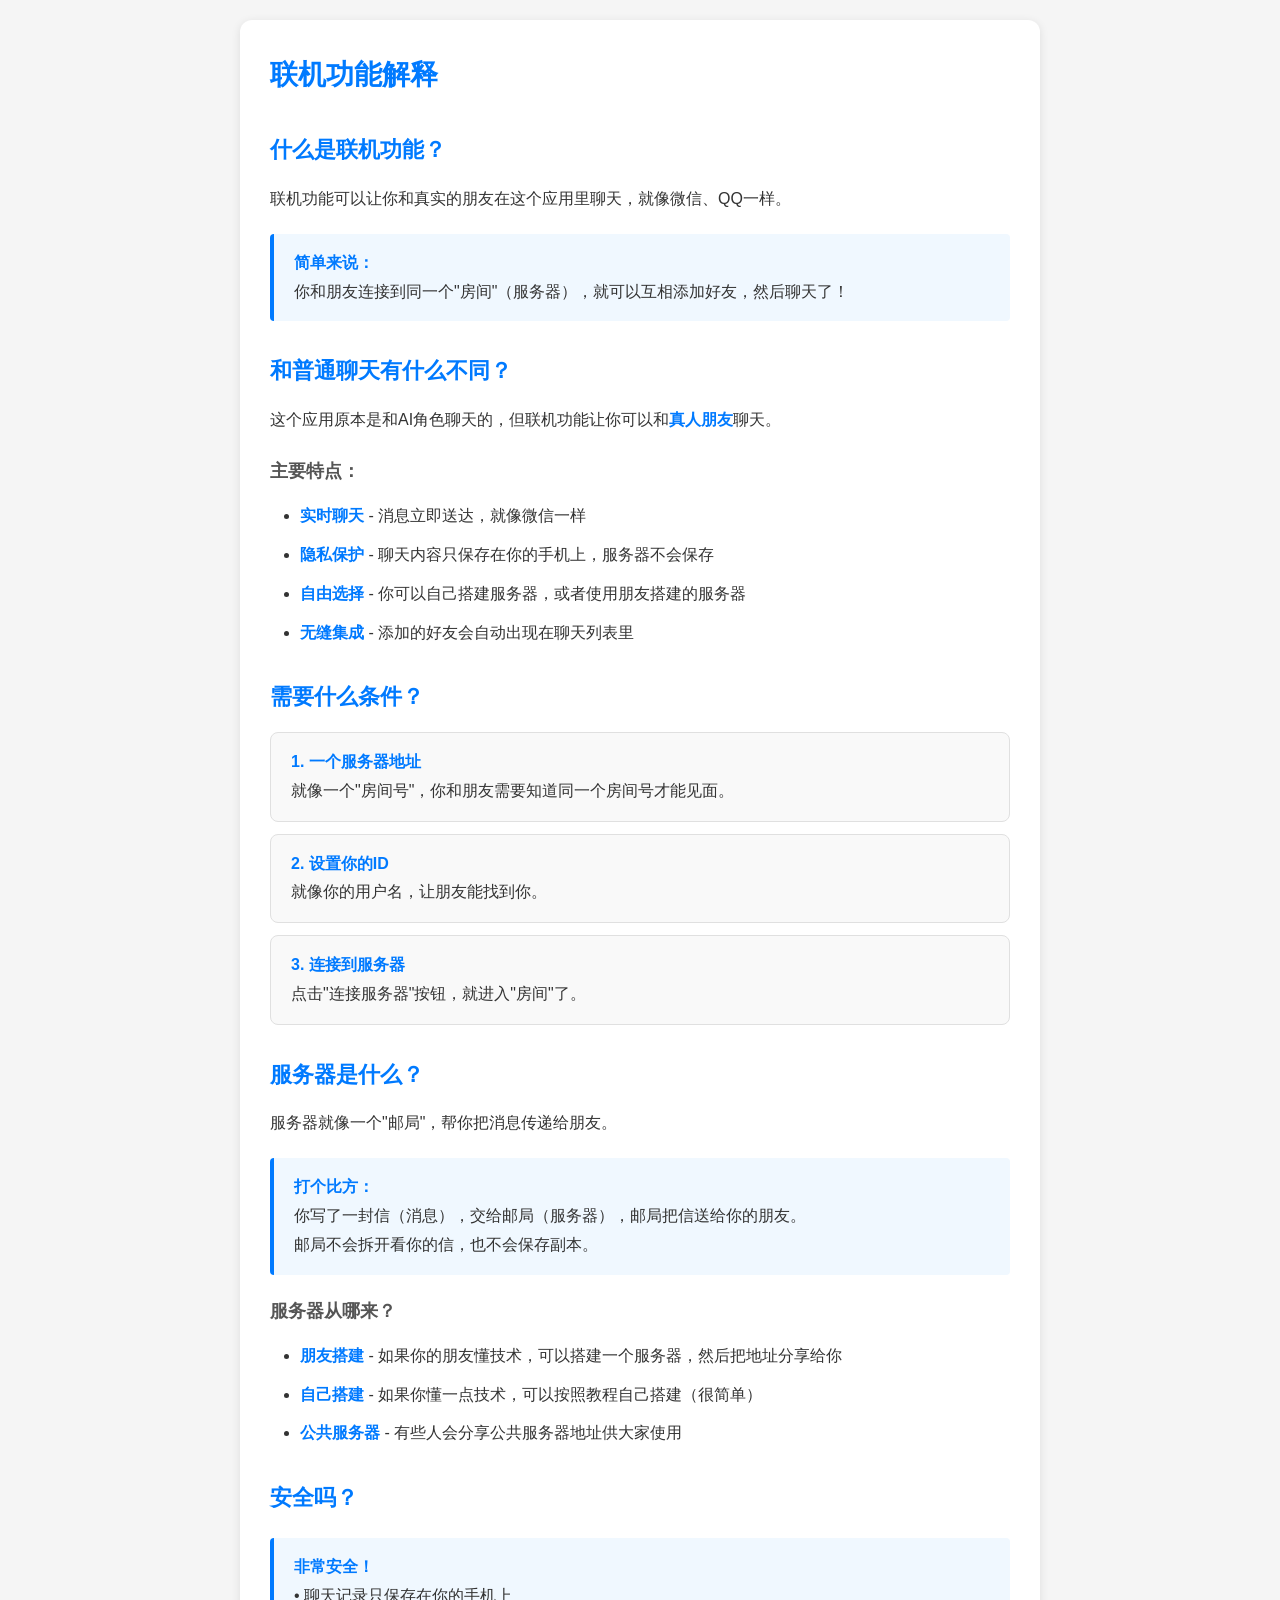
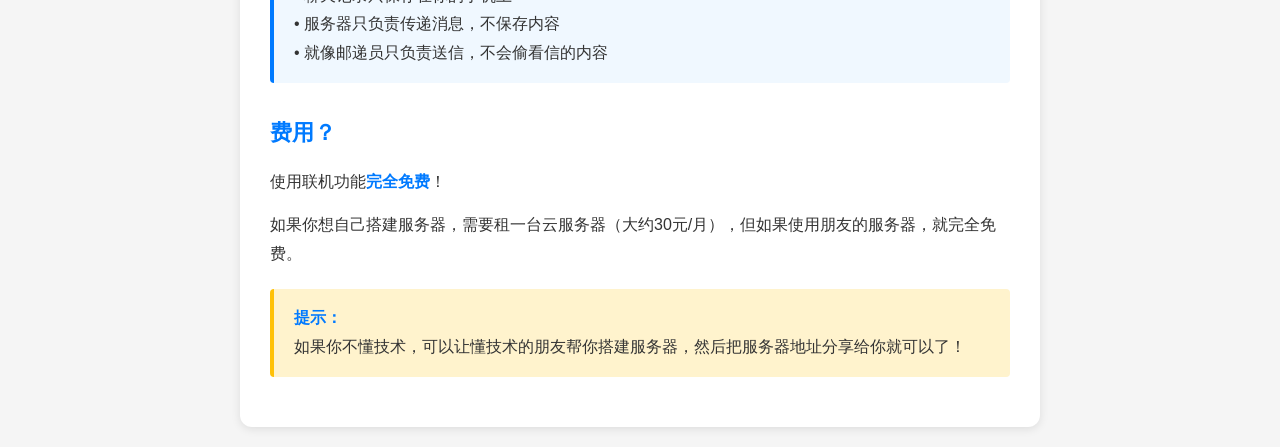
<file: online-help-explain.html>
<!DOCTYPE html>
<html lang="zh-CN">
<head>
    <meta charset="UTF-8">
    <meta name="viewport" content="width=device-width, initial-scale=1.0">
    <title>联机功能解释</title>
    <style>
        * {
            margin: 0;
            padding: 0;
            box-sizing: border-box;
        }
        
        body {
            font-family: -apple-system, BlinkMacSystemFont, "Segoe UI", Roboto, "Helvetica Neue", Arial, sans-serif;
            line-height: 1.8;
            color: #333;
            background: #f5f5f5;
            padding: 20px;
        }
        
        .container {
            max-width: 800px;
            margin: 0 auto;
            background: white;
            padding: 30px;
            border-radius: 12px;
            box-shadow: 0 2px 10px rgba(0,0,0,0.1);
        }
        
        h1 {
            color: #007aff;
            margin-bottom: 20px;
            font-size: 28px;
        }
        
        h2 {
            color: #007aff;
            margin-top: 30px;
            margin-bottom: 15px;
            font-size: 22px;
        }
        
        h3 {
            color: #555;
            margin-top: 20px;
            margin-bottom: 10px;
            font-size: 18px;
        }
        
        p {
            margin: 15px 0;
            font-size: 16px;
        }
        
        ul {
            margin: 15px 0;
            padding-left: 30px;
        }
        
        li {
            margin: 10px 0;
            font-size: 16px;
        }
        
        .note {
            background: #f0f8ff;
            border-left: 4px solid #007aff;
            padding: 15px 20px;
            margin: 20px 0;
            border-radius: 4px;
        }
        
        .warning {
            background: #fff3cd;
            border-left: 4px solid #ffc107;
            padding: 15px 20px;
            margin: 20px 0;
            border-radius: 4px;
        }
        
        .step {
            background: #f9f9f9;
            padding: 15px 20px;
            margin: 12px 0;
            border-radius: 8px;
            border: 1px solid #e0e0e0;
        }
        
        .example {
            background: #f5f5f5;
            padding: 12px;
            border-radius: 4px;
            font-family: monospace;
            font-size: 14px;
            margin: 12px 0;
            border: 1px solid #ddd;
        }
        
        strong {
            color: #007aff;
        }

        /* 移动端适配 */
        @media (max-width: 480px) {
            body { padding: 8px; }
            .container { padding: 14px; border-radius: 10px; }
            h1 { font-size: 20px; margin-bottom: 14px; }
            h2 { font-size: 17px; margin-top: 20px; margin-bottom: 10px; }
            h3 { font-size: 15px; margin-top: 14px; }
            p, li { font-size: 13px; line-height: 1.7; }
            pre, code { font-size: 12px; word-break: break-all; }
            pre { padding: 10px; overflow-x: auto; -webkit-overflow-scrolling: touch; }
            table { font-size: 12px; display: block; overflow-x: auto; -webkit-overflow-scrolling: touch; }
            .code-block, .example { padding: 10px; font-size: 12px; white-space: pre-wrap; word-break: break-all; }
            .step { padding: 12px; margin-bottom: 14px; }
            .warning, .tips, .note, .success, .info-box { padding: 10px; font-size: 13px; }
            img { max-width: 100%; height: auto; }
        }
        @media (min-width: 481px) and (max-width: 768px) {
            body { padding: 12px; }
            .container { padding: 20px; }
            h1 { font-size: 24px; }
            h2 { font-size: 19px; }
            pre, code { font-size: 13px; }
        }
    </style>
</head>
<body>
    <div class="container">
        <h1>联机功能解释</h1>
        
        <h2>什么是联机功能？</h2>
        <p>联机功能可以让你和真实的朋友在这个应用里聊天，就像微信、QQ一样。</p>
        
        <div class="note">
            <strong>简单来说：</strong><br>
            你和朋友连接到同一个"房间"（服务器），就可以互相添加好友，然后聊天了！
        </div>
        
        <h2>和普通聊天有什么不同？</h2>
        <p>这个应用原本是和AI角色聊天的，但联机功能让你可以和<strong>真人朋友</strong>聊天。</p>
        
        <h3>主要特点：</h3>
        <ul>
            <li><strong>实时聊天</strong> - 消息立即送达，就像微信一样</li>
            <li><strong>隐私保护</strong> - 聊天内容只保存在你的手机上，服务器不会保存</li>
            <li><strong>自由选择</strong> - 你可以自己搭建服务器，或者使用朋友搭建的服务器</li>
            <li><strong>无缝集成</strong> - 添加的好友会自动出现在聊天列表里</li>
        </ul>
        
        <h2>需要什么条件？</h2>
        
        <div class="step">
            <strong>1. 一个服务器地址</strong><br>
            就像一个"房间号"，你和朋友需要知道同一个房间号才能见面。
        </div>
        
        <div class="step">
            <strong>2. 设置你的ID</strong><br>
            就像你的用户名，让朋友能找到你。
        </div>
        
        <div class="step">
            <strong>3. 连接到服务器</strong><br>
            点击"连接服务器"按钮，就进入"房间"了。
        </div>
        
        <h2>服务器是什么？</h2>
        <p>服务器就像一个"邮局"，帮你把消息传递给朋友。</p>
        
        <div class="note">
            <strong>打个比方：</strong><br>
            你写了一封信（消息），交给邮局（服务器），邮局把信送给你的朋友。<br>
            邮局不会拆开看你的信，也不会保存副本。
        </div>
        
        <h3>服务器从哪来？</h3>
        <ul>
            <li><strong>朋友搭建</strong> - 如果你的朋友懂技术，可以搭建一个服务器，然后把地址分享给你</li>
            <li><strong>自己搭建</strong> - 如果你懂一点技术，可以按照教程自己搭建（很简单）</li>
            <li><strong>公共服务器</strong> - 有些人会分享公共服务器地址供大家使用</li>
        </ul>
        
        <h2>安全吗？</h2>
        <div class="note">
            <strong>非常安全！</strong><br>
            • 聊天记录只保存在你的手机上<br>
            • 服务器只负责传递消息，不保存内容<br>
            • 就像邮递员只负责送信，不会偷看信的内容
        </div>
        
        <h2>费用？</h2>
        <p>使用联机功能<strong>完全免费</strong>！</p>
        <p>如果你想自己搭建服务器，需要租一台云服务器（大约30元/月），但如果使用朋友的服务器，就完全免费。</p>
        
        <div class="warning">
            <strong>提示：</strong><br>
            如果你不懂技术，可以让懂技术的朋友帮你搭建服务器，然后把服务器地址分享给你就可以了！
        </div>
    </div>
</body>
</html>
</file>
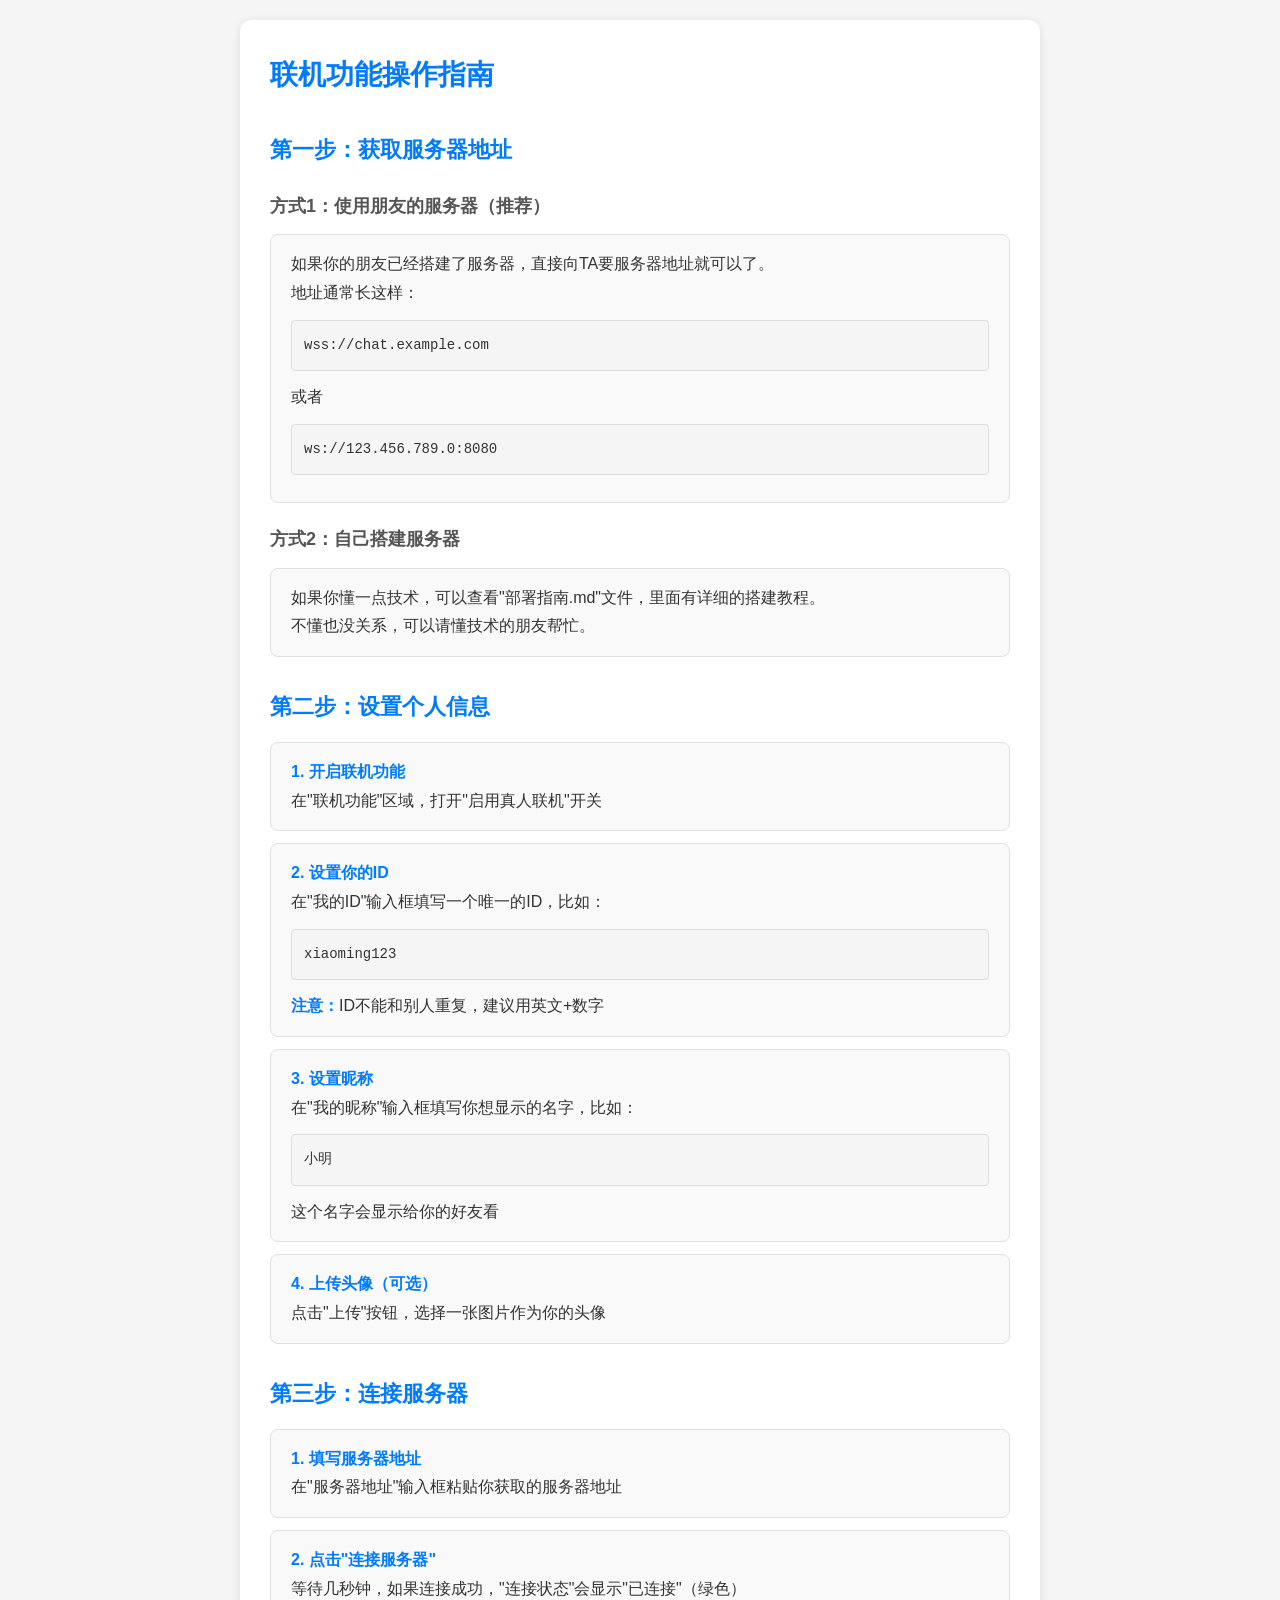
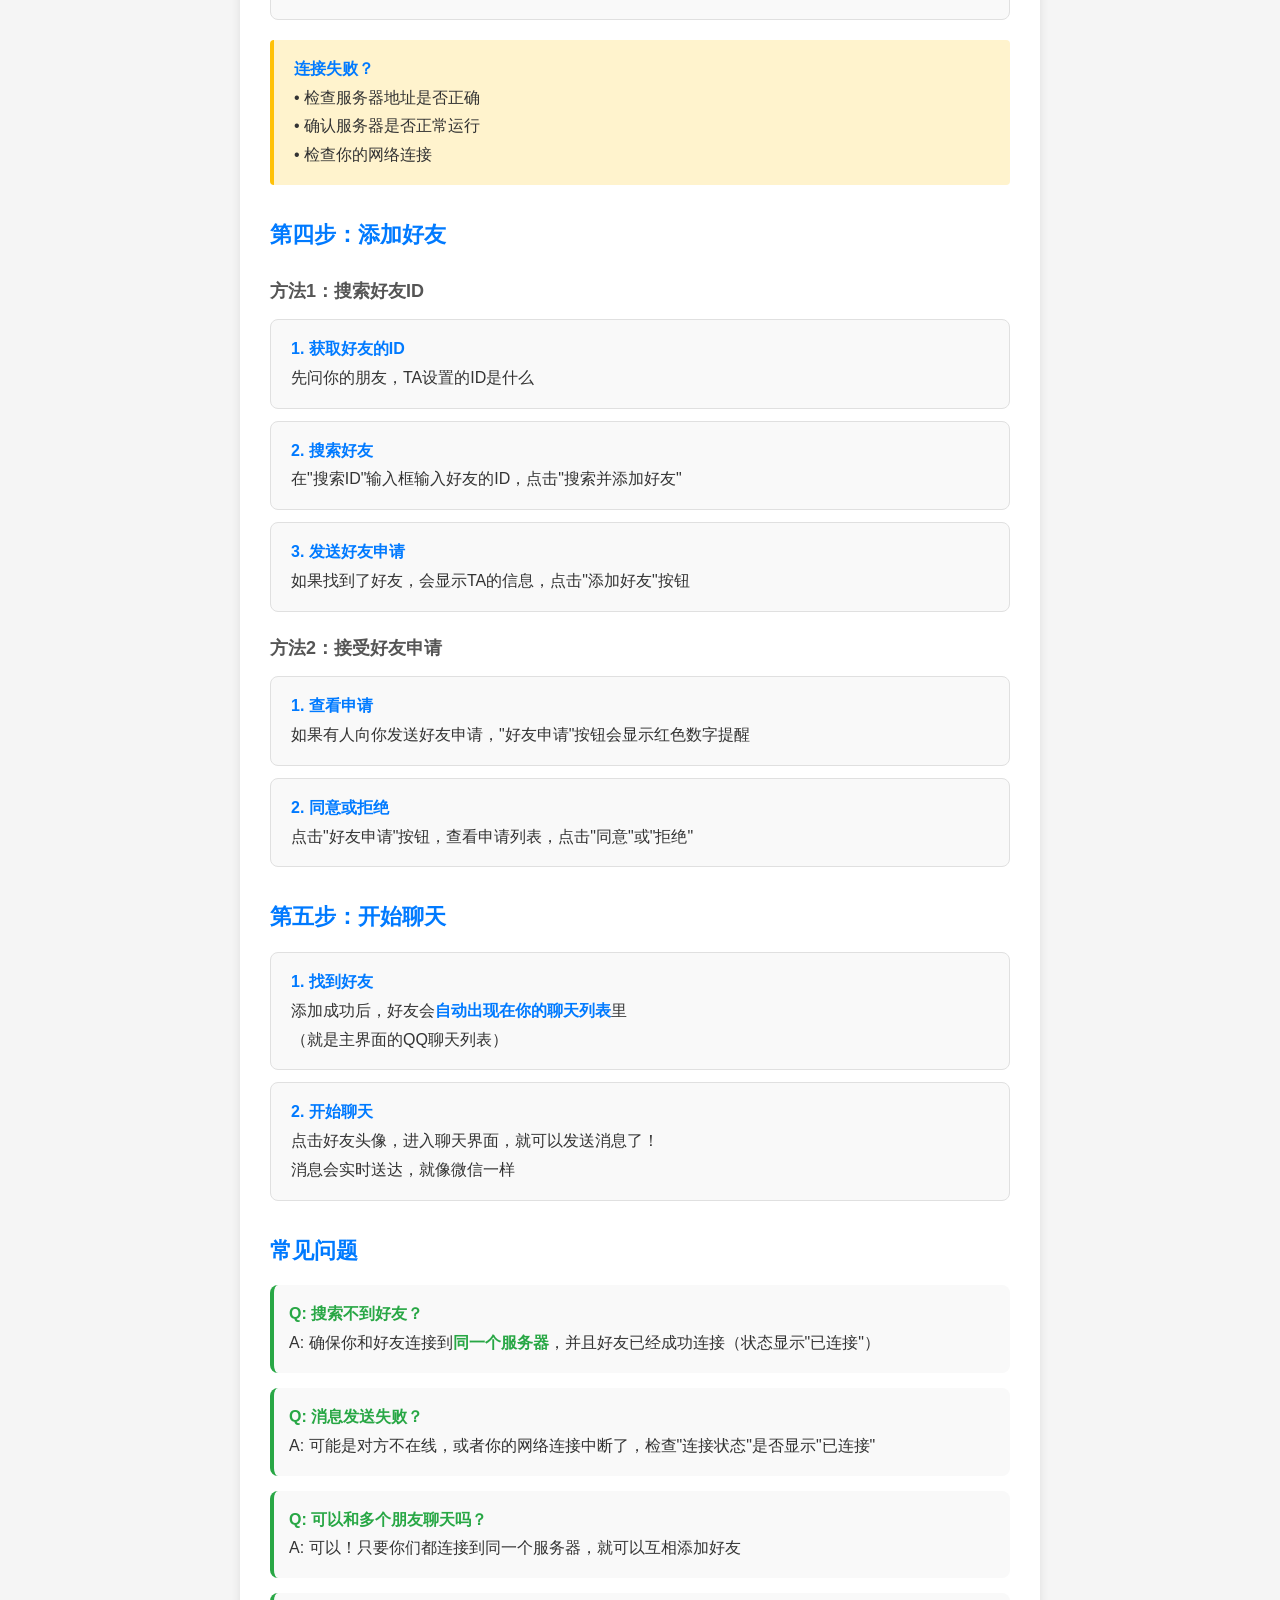
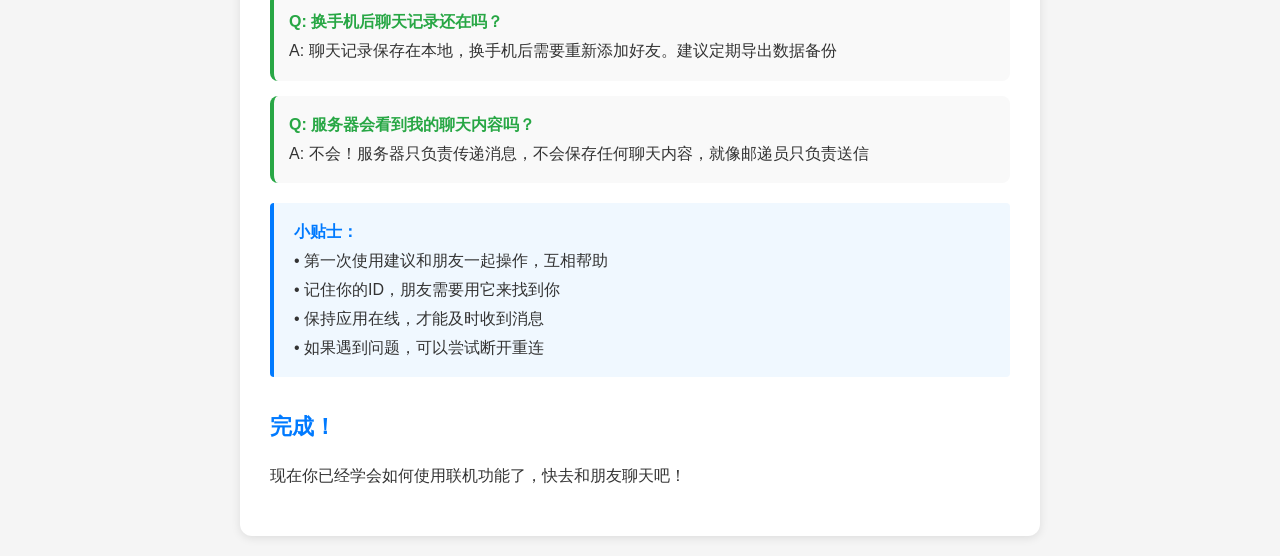
<file: online-help-guide.html>
<!DOCTYPE html>
<html lang="zh-CN">
<head>
    <meta charset="UTF-8">
    <meta name="viewport" content="width=device-width, initial-scale=1.0">
    <title>联机功能操作指南</title>
    <style>
        * {
            margin: 0;
            padding: 0;
            box-sizing: border-box;
        }
        
        body {
            font-family: -apple-system, BlinkMacSystemFont, "Segoe UI", Roboto, "Helvetica Neue", Arial, sans-serif;
            line-height: 1.8;
            color: #333;
            background: #f5f5f5;
            padding: 20px;
        }
        
        .container {
            max-width: 800px;
            margin: 0 auto;
            background: white;
            padding: 30px;
            border-radius: 12px;
            box-shadow: 0 2px 10px rgba(0,0,0,0.1);
        }
        
        h1 {
            color: #007aff;
            margin-bottom: 20px;
            font-size: 28px;
        }
        
        h2 {
            color: #007aff;
            margin-top: 30px;
            margin-bottom: 15px;
            font-size: 22px;
        }
        
        h3 {
            color: #555;
            margin-top: 20px;
            margin-bottom: 10px;
            font-size: 18px;
        }
        
        p {
            margin: 15px 0;
            font-size: 16px;
        }
        
        ul {
            margin: 15px 0;
            padding-left: 30px;
        }
        
        li {
            margin: 10px 0;
            font-size: 16px;
        }
        
        .note {
            background: #f0f8ff;
            border-left: 4px solid #007aff;
            padding: 15px 20px;
            margin: 20px 0;
            border-radius: 4px;
        }
        
        .warning {
            background: #fff3cd;
            border-left: 4px solid #ffc107;
            padding: 15px 20px;
            margin: 20px 0;
            border-radius: 4px;
        }
        
        .step {
            background: #f9f9f9;
            padding: 15px 20px;
            margin: 12px 0;
            border-radius: 8px;
            border: 1px solid #e0e0e0;
        }
        
        .example {
            background: #f5f5f5;
            padding: 12px;
            border-radius: 4px;
            font-family: monospace;
            font-size: 14px;
            margin: 12px 0;
            border: 1px solid #ddd;
        }
        
        strong {
            color: #007aff;
        }
        
        .qa {
            background: #f9f9f9;
            padding: 15px;
            margin: 15px 0;
            border-radius: 8px;
            border-left: 4px solid #28a745;
        }
        
        .qa strong {
            color: #28a745;
        }

        /* 移动端适配 */
        @media (max-width: 480px) {
            body { padding: 8px; }
            .container { padding: 14px; border-radius: 10px; }
            h1 { font-size: 20px; margin-bottom: 14px; }
            h2 { font-size: 17px; margin-top: 20px; margin-bottom: 10px; }
            h3 { font-size: 15px; margin-top: 14px; }
            p, li { font-size: 13px; line-height: 1.7; }
            pre, code { font-size: 12px; word-break: break-all; }
            pre { padding: 10px; overflow-x: auto; -webkit-overflow-scrolling: touch; }
            table { font-size: 12px; display: block; overflow-x: auto; -webkit-overflow-scrolling: touch; }
            .code-block, .example { padding: 10px; font-size: 12px; white-space: pre-wrap; word-break: break-all; }
            .step { padding: 12px; margin-bottom: 14px; }
            .warning, .tips, .note, .success, .info-box { padding: 10px; font-size: 13px; }
            .qa { padding: 12px; margin: 10px 0; }
            img { max-width: 100%; height: auto; }
        }
        @media (min-width: 481px) and (max-width: 768px) {
            body { padding: 12px; }
            .container { padding: 20px; }
            h1 { font-size: 24px; }
            h2 { font-size: 19px; }
            pre, code { font-size: 13px; }
        }
    </style>
</head>
<body>
    <div class="container">
        <h1>联机功能操作指南</h1>
        
        <h2>第一步：获取服务器地址</h2>
        
        <h3>方式1：使用朋友的服务器（推荐）</h3>
        <div class="step">
            如果你的朋友已经搭建了服务器，直接向TA要服务器地址就可以了。<br>
            地址通常长这样：<br>
            <div class="example">wss://chat.example.com</div>
            或者<br>
            <div class="example">ws://123.456.789.0:8080</div>
        </div>
        
        <h3>方式2：自己搭建服务器</h3>
        <div class="step">
            如果你懂一点技术，可以查看"部署指南.md"文件，里面有详细的搭建教程。<br>
            不懂也没关系，可以请懂技术的朋友帮忙。
        </div>
        
        <h2>第二步：设置个人信息</h2>
        
        <div class="step">
            <strong>1. 开启联机功能</strong><br>
            在"联机功能"区域，打开"启用真人联机"开关
        </div>
        
        <div class="step">
            <strong>2. 设置你的ID</strong><br>
            在"我的ID"输入框填写一个唯一的ID，比如：<br>
            <div class="example">xiaoming123</div>
            <strong>注意：</strong>ID不能和别人重复，建议用英文+数字
        </div>
        
        <div class="step">
            <strong>3. 设置昵称</strong><br>
            在"我的昵称"输入框填写你想显示的名字，比如：<br>
            <div class="example">小明</div>
            这个名字会显示给你的好友看
        </div>
        
        <div class="step">
            <strong>4. 上传头像（可选）</strong><br>
            点击"上传"按钮，选择一张图片作为你的头像
        </div>
        
        <h2>第三步：连接服务器</h2>
        
        <div class="step">
            <strong>1. 填写服务器地址</strong><br>
            在"服务器地址"输入框粘贴你获取的服务器地址
        </div>
        
        <div class="step">
            <strong>2. 点击"连接服务器"</strong><br>
            等待几秒钟，如果连接成功，"连接状态"会显示"已连接"（绿色）
        </div>
        
        <div class="warning">
            <strong>连接失败？</strong><br>
            • 检查服务器地址是否正确<br>
            • 确认服务器是否正常运行<br>
            • 检查你的网络连接
        </div>
        
        <h2>第四步：添加好友</h2>
        
        <h3>方法1：搜索好友ID</h3>
        <div class="step">
            <strong>1. 获取好友的ID</strong><br>
            先问你的朋友，TA设置的ID是什么
        </div>
        
        <div class="step">
            <strong>2. 搜索好友</strong><br>
            在"搜索ID"输入框输入好友的ID，点击"搜索并添加好友"
        </div>
        
        <div class="step">
            <strong>3. 发送好友申请</strong><br>
            如果找到了好友，会显示TA的信息，点击"添加好友"按钮
        </div>
        
        <h3>方法2：接受好友申请</h3>
        <div class="step">
            <strong>1. 查看申请</strong><br>
            如果有人向你发送好友申请，"好友申请"按钮会显示红色数字提醒
        </div>
        
        <div class="step">
            <strong>2. 同意或拒绝</strong><br>
            点击"好友申请"按钮，查看申请列表，点击"同意"或"拒绝"
        </div>
        
        <h2>第五步：开始聊天</h2>
        
        <div class="step">
            <strong>1. 找到好友</strong><br>
            添加成功后，好友会<strong>自动出现在你的聊天列表</strong>里<br>
            （就是主界面的QQ聊天列表）
        </div>
        
        <div class="step">
            <strong>2. 开始聊天</strong><br>
            点击好友头像，进入聊天界面，就可以发送消息了！<br>
            消息会实时送达，就像微信一样
        </div>
        
        <h2>常见问题</h2>
        
        <div class="qa">
            <strong>Q: 搜索不到好友？</strong><br>
            A: 确保你和好友连接到<strong>同一个服务器</strong>，并且好友已经成功连接（状态显示"已连接"）
        </div>
        
        <div class="qa">
            <strong>Q: 消息发送失败？</strong><br>
            A: 可能是对方不在线，或者你的网络连接中断了，检查"连接状态"是否显示"已连接"
        </div>
        
        <div class="qa">
            <strong>Q: 可以和多个朋友聊天吗？</strong><br>
            A: 可以！只要你们都连接到同一个服务器，就可以互相添加好友
        </div>
        
        <div class="qa">
            <strong>Q: 换手机后聊天记录还在吗？</strong><br>
            A: 聊天记录保存在本地，换手机后需要重新添加好友。建议定期导出数据备份
        </div>
        
        <div class="qa">
            <strong>Q: 服务器会看到我的聊天内容吗？</strong><br>
            A: 不会！服务器只负责传递消息，不会保存任何聊天内容，就像邮递员只负责送信
        </div>
        
        <div class="note">
            <strong>小贴士：</strong><br>
            • 第一次使用建议和朋友一起操作，互相帮助<br>
            • 记住你的ID，朋友需要用它来找到你<br>
            • 保持应用在线，才能及时收到消息<br>
            • 如果遇到问题，可以尝试断开重连
        </div>
        
        <h2>完成！</h2>
        <p>现在你已经学会如何使用联机功能了，快去和朋友聊天吧！</p>
    </div>
</body>
</html>
</file>
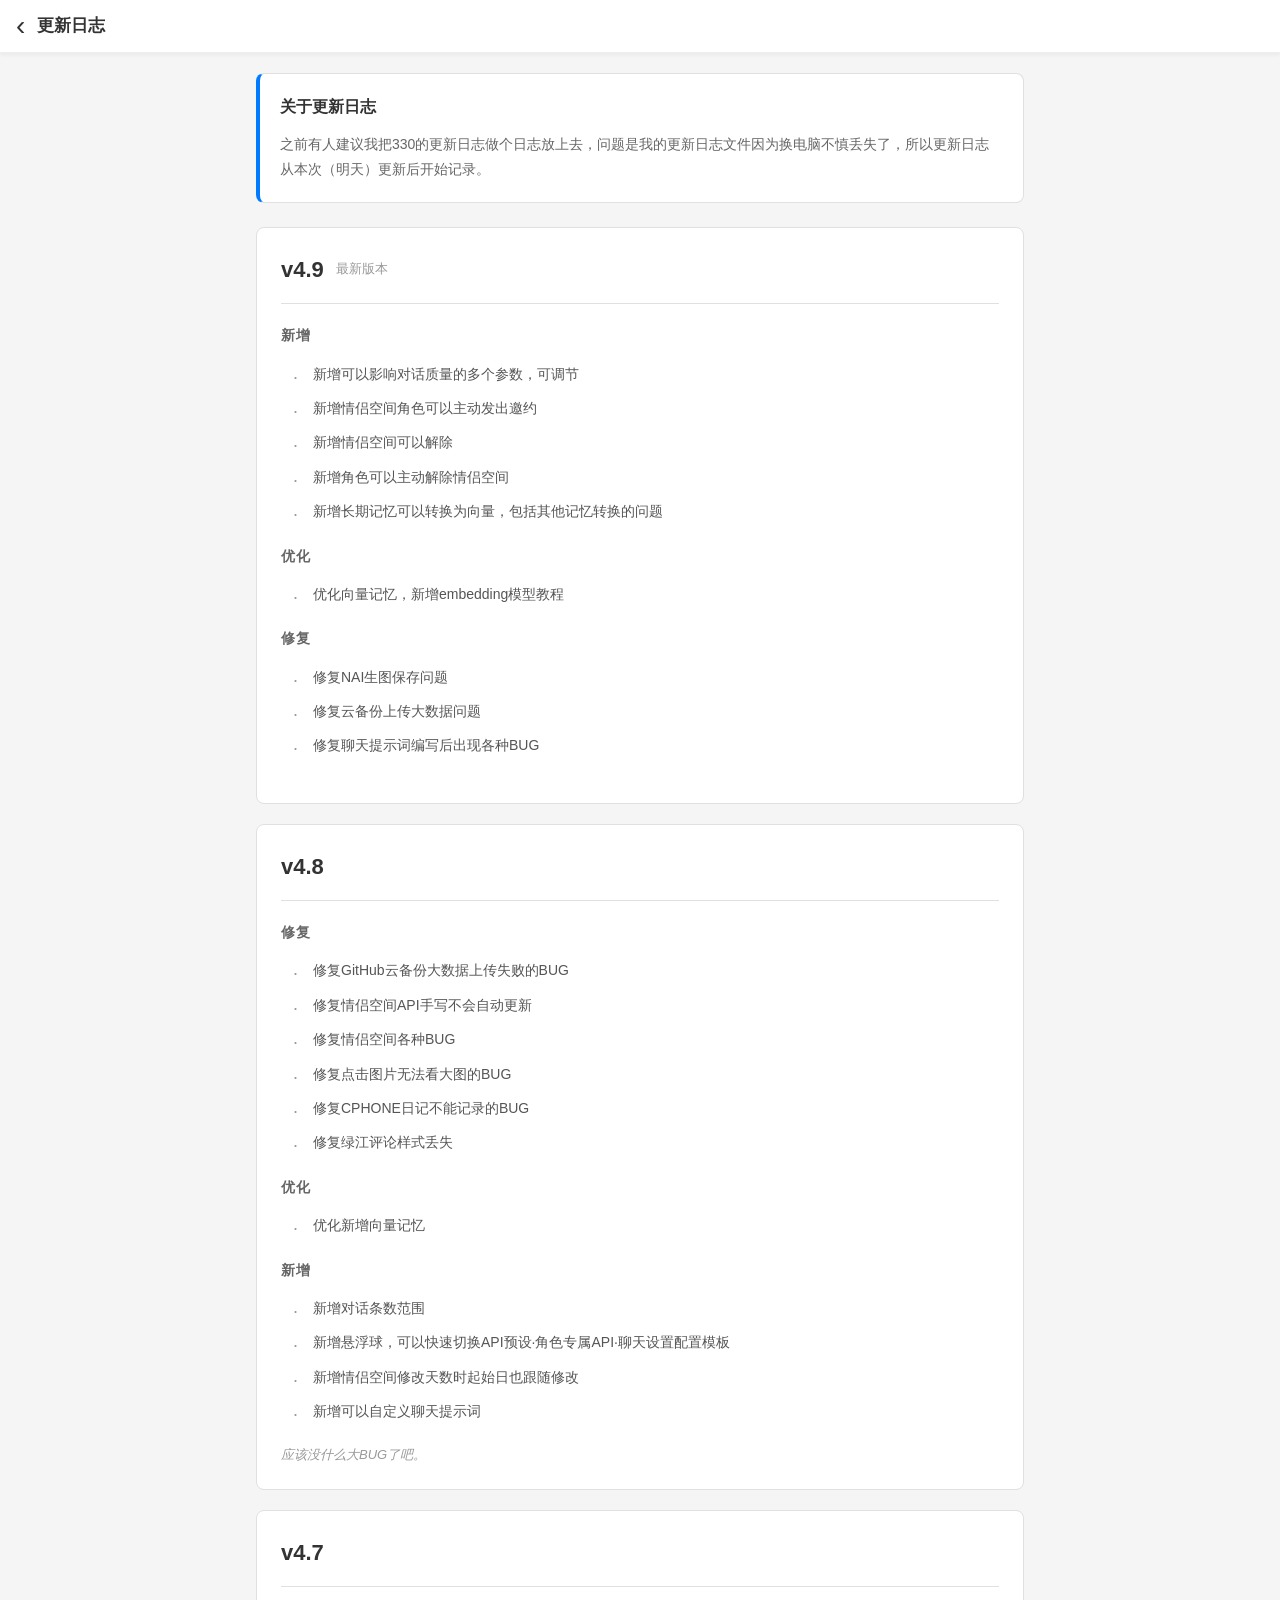
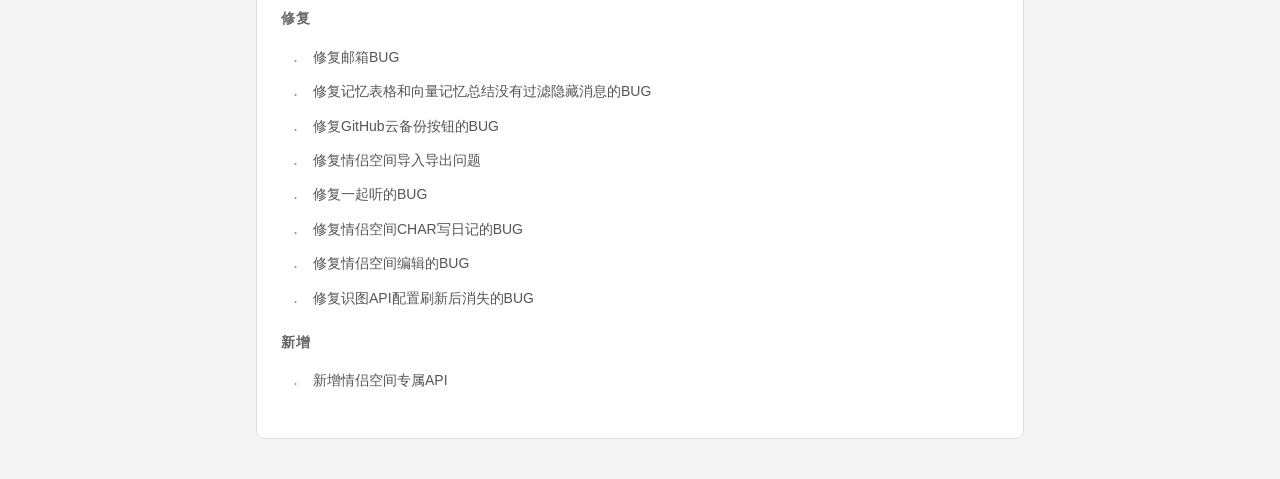
<file: update-log.html>
<!DOCTYPE html>
<html lang="zh-CN">
<head>
  <meta charset="UTF-8">
  <meta name="viewport" content="width=device-width, initial-scale=1.0">
  <title>更新日志</title>
  <style>
    * {
      margin: 0;
      padding: 0;
      box-sizing: border-box;
    }

    body {
      font-family: -apple-system, BlinkMacSystemFont, "Segoe UI", Roboto, "Helvetica Neue", Arial, sans-serif;
      background: var(--primary-bg, #f5f5f5);
      color: var(--text-color, #333);
      line-height: 1.6;
    }

    .header {
      position: sticky;
      top: 0;
      background: var(--primary-bg, #fff);
      border-bottom: 1px solid var(--border-color, #eee);
      padding: 12px 16px;
      display: flex;
      align-items: center;
      z-index: 100;
      box-shadow: 0 2px 4px rgba(0,0,0,0.05);
    }

    .back-btn {
      font-size: 28px;
      cursor: pointer;
      color: var(--text-color, #333);
      margin-right: 12px;
      line-height: 1;
    }

    .header-title {
      font-size: 17px;
      font-weight: 600;
      color: var(--text-color, #333);
    }

    .container {
      max-width: 800px;
      margin: 0 auto;
      padding: 20px 16px;
    }

    .notice {
      background: var(--primary-bg, #fff);
      border: 1px solid var(--border-color, #e0e0e0);
      padding: 20px;
      border-radius: 8px;
      margin-bottom: 24px;
      border-left: 4px solid var(--accent-color, #007AFF);
    }

    .notice h2 {
      font-size: 16px;
      margin-bottom: 12px;
      font-weight: 600;
      color: var(--text-color, #333);
    }

    .notice p {
      font-size: 14px;
      line-height: 1.8;
      color: var(--text-secondary, #666);
    }

    .version-card {
      background: var(--primary-bg, #fff);
      border: 1px solid var(--border-color, #e0e0e0);
      border-radius: 8px;
      padding: 24px;
      margin-bottom: 20px;
      transition: border-color 0.2s;
    }

    .version-card:hover {
      border-color: var(--accent-color, #007AFF);
    }

    .version-header {
      display: flex;
      align-items: center;
      margin-bottom: 20px;
      padding-bottom: 16px;
      border-bottom: 1px solid var(--border-color, #e0e0e0);
    }

    .version-number {
      font-size: 22px;
      font-weight: 600;
      color: var(--text-color, #333);
      margin-right: 12px;
    }

    .version-date {
      font-size: 13px;
      color: var(--text-secondary, #999);
    }

    .section {
      margin-bottom: 16px;
    }

    .section-title {
      font-size: 14px;
      font-weight: 600;
      color: var(--text-secondary, #666);
      margin-bottom: 10px;
      text-transform: uppercase;
      letter-spacing: 0.5px;
    }

    .item-list {
      list-style: none;
      padding-left: 12px;
    }

    .item-list li {
      padding: 6px 0;
      padding-left: 20px;
      position: relative;
      font-size: 14px;
      color: var(--text-color, #555);
    }

    .item-list li::before {
      content: '·';
      position: absolute;
      left: 0;
      color: var(--text-secondary, #999);
      font-size: 18px;
    }

    @media (max-width: 600px) {
      .container {
        padding: 16px 12px;
      }

      .version-card {
        padding: 16px;
      }

      .version-number {
        font-size: 20px;
      }
    }
  </style>
</head>
<body>
  <div class="header">
    <span class="back-btn" onclick="history.back()">‹</span>
    <span class="header-title">更新日志</span>
  </div>

  <div class="container">
    <div class="notice">
      <h2>关于更新日志</h2>
      <p>之前有人建议我把330的更新日志做个日志放上去，问题是我的更新日志文件因为换电脑不慎丢失了，所以更新日志从本次（明天）更新后开始记录。</p>
    </div>

    <!-- 4.9 版本 -->
    <div class="version-card">
      <div class="version-header">
        <span class="version-number">v4.9</span>
        <span class="version-date">最新版本</span>
      </div>

      <div class="section">
        <div class="section-title new">新增</div>
        <ul class="item-list">
          <li>新增可以影响对话质量的多个参数，可调节</li>
          <li>新增情侣空间角色可以主动发出邀约</li>
          <li>新增情侣空间可以解除</li>
          <li>新增角色可以主动解除情侣空间</li>
          <li>新增长期记忆可以转换为向量，包括其他记忆转换的问题</li>
        </ul>
      </div>

      <div class="section">
        <div class="section-title optimize">优化</div>
        <ul class="item-list">
          <li>优化向量记忆，新增embedding模型教程</li>
        </ul>
      </div>

      <div class="section">
        <div class="section-title fix">修复</div>
        <ul class="item-list">
          <li>修复NAI生图保存问题</li>
          <li>修复云备份上传大数据问题</li>
          <li>修复聊天提示词编写后出现各种BUG</li>
        </ul>
      </div>
    </div>

    <!-- 4.8 版本 -->
    <div class="version-card">
      <div class="version-header">
        <span class="version-number">v4.8</span>
      </div>

      <div class="section">
        <div class="section-title fix">修复</div>
        <ul class="item-list">
          <li>修复GitHub云备份大数据上传失败的BUG</li>
          <li>修复情侣空间API手写不会自动更新</li>
          <li>修复情侣空间各种BUG</li>
          <li>修复点击图片无法看大图的BUG</li>
          <li>修复CPHONE日记不能记录的BUG</li>
          <li>修复绿江评论样式丢失</li>
        </ul>
      </div>

      <div class="section">
        <div class="section-title optimize">优化</div>
        <ul class="item-list">
          <li>优化新增向量记忆</li>
        </ul>
      </div>

      <div class="section">
        <div class="section-title new">新增</div>
        <ul class="item-list">
          <li>新增对话条数范围</li>
          <li>新增悬浮球，可以快速切换API预设·角色专属API·聊天设置配置模板</li>
          <li>新增情侣空间修改天数时起始日也跟随修改</li>
          <li>新增可以自定义聊天提示词</li>
        </ul>
      </div>

      <p style="margin-top: 16px; font-size: 13px; color: var(--text-secondary, #999); font-style: italic;">
        应该没什么大BUG了吧。
      </p>
    </div>

    <!-- 4.7 版本 -->
    <div class="version-card">
      <div class="version-header">
        <span class="version-number">v4.7</span>
      </div>

      <div class="section">
        <div class="section-title fix">修复</div>
        <ul class="item-list">
          <li>修复邮箱BUG</li>
          <li>修复记忆表格和向量记忆总结没有过滤隐藏消息的BUG</li>
          <li>修复GitHub云备份按钮的BUG</li>
          <li>修复情侣空间导入导出问题</li>
          <li>修复一起听的BUG</li>
          <li>修复情侣空间CHAR写日记的BUG</li>
          <li>修复情侣空间编辑的BUG</li>
          <li>修复识图API配置刷新后消失的BUG</li>
        </ul>
      </div>

      <div class="section">
        <div class="section-title new">新增</div>
        <ul class="item-list">
          <li>新增情侣空间专属API</li>
        </ul>
      </div>
    </div>
  </div>

  <script>
    // 支持主题切换
    if (window.opener && window.opener.state && window.opener.state.globalSettings) {
      const theme = window.opener.state.globalSettings.theme || 'light';
      if (theme === 'dark') {
        document.documentElement.style.setProperty('--primary-bg', '#1a1a1a');
        document.documentElement.style.setProperty('--text-color', '#e0e0e0');
        document.documentElement.style.setProperty('--text-secondary', '#999');
        document.documentElement.style.setProperty('--border-color', '#333');
        document.documentElement.style.setProperty('--accent-color', '#0a84ff');
      }
    }
  </script>
</body>
</html>
</file>
